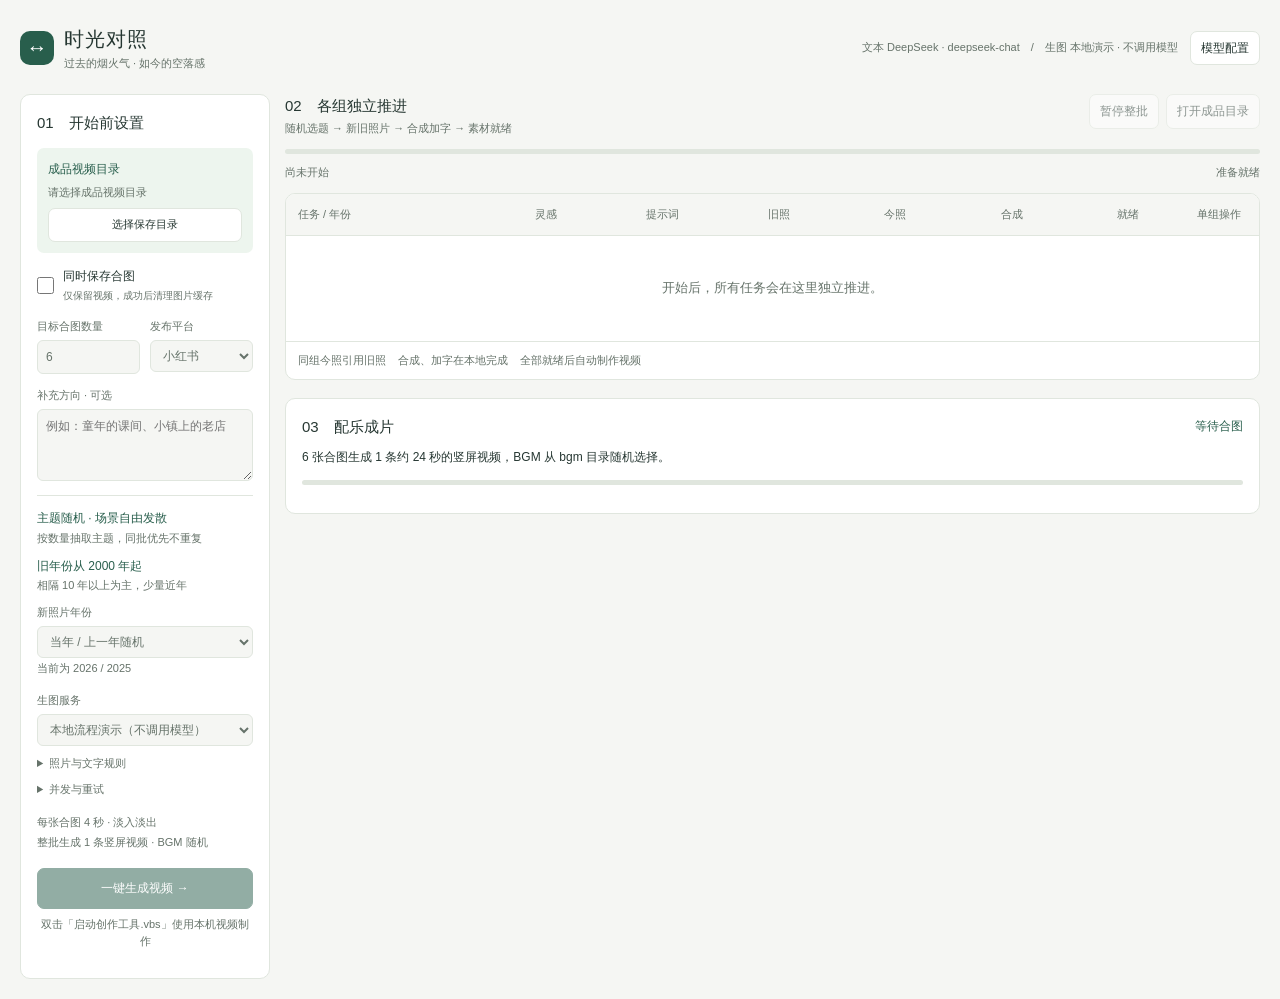
<file: index.html>
<!doctype html>
<html lang="zh-CN">
  <head>
    <meta charset="utf-8">
    <meta name="viewport" content="width=device-width, initial-scale=1">
    <title>时光对照 · 创作工作台</title>
    <style>
    :root{--bg:#f5f6f3;--paper:#fff;--ink:#263732;--sub:#7b8580;--line:#e4e9e4;--green:#285e4c;--pale:#eef5ef;--orange:#be7a32;--red:#b35348}
    *{box-sizing:border-box}body{margin:0;background:var(--bg);color:var(--ink);font:13px/1.5 "Microsoft YaHei","PingFang SC",sans-serif}button,input,select,textarea{font:inherit}button{cursor:pointer;color:inherit}button:disabled{cursor:default;opacity:.45}button:focus-visible,a:focus-visible{outline:3px solid #99c7ae;outline-offset:3px}button{border:1px solid var(--line);background:#fff;border-radius:8px;padding:8px 12px}button:hover:not(:disabled){border-color:#92ac9d}h1,h2,h3,p{margin:0}h1{font-size:20px;letter-spacing:1px}h2{font-size:16px}h3{font-size:13px}small,.muted{color:var(--sub)}small{font-size:11px}input,select,textarea{min-width:0;width:100%;border:1px solid var(--line);border-radius:7px;padding:9px 10px;background:#fafbf9;color:var(--ink);outline:none}input:focus,select:focus,textarea:focus{border-color:var(--green)}textarea{resize:vertical;line-height:1.8}label{display:block;color:#77827b;font-size:11px}label input,label textarea,label select{display:block;margin-top:6px;font-size:12px}.primary{background:var(--green);border-color:var(--green);color:#fff}.primary:hover:not(:disabled){background:#204e3e;border-color:#204e3e}.quiet{border:0;background:transparent;color:var(--green);padding:3px;font-size:11px}.tag{display:inline-flex;align-items:center;border-radius:5px;background:#f0f3ef;color:#748079;padding:3px 6px;font-size:10px}.tag.green{background:#eaf3ec;color:var(--green)}
    .app{max-width:1760px;margin:auto;padding:0 28px;height:100dvh;min-height:690px;display:flex;flex-direction:column}.header{height:81px;flex-shrink:0;display:flex;align-items:center;justify-content:space-between}.brand{display:flex;gap:12px;align-items:center}.logo{width:38px;height:38px;background:var(--green);color:#e4ebce;border-radius:11px;display:grid;place-items:center;font-family:Georgia,serif;font-size:23px}.brand p{font-size:10px;color:var(--sub);letter-spacing:2px;margin-top:2px}.header-right{display:flex;align-items:center;gap:18px}.model-summary{font-size:11px;color:var(--sub)}.model-summary b{color:#53665a;font-weight:500}.demo-bar{display:flex;align-items:center;justify-content:space-between;padding:10px 0 16px;gap:12px}.demo-caption{font-size:11px;color:var(--sub)}.demo-caption b{font-weight:500;color:var(--green);margin-right:8px}.segmented{display:flex;gap:3px;background:#e9ede7;border-radius:7px;padding:3px}.segmented button{font-size:11px;padding:5px 11px;background:transparent;border:0;border-radius:5px;color:#758077}.segmented button.active{background:#fff;color:var(--green);box-shadow:0 1px 3px #26373213}
    .journey{display:grid;grid-template-columns:repeat(4,1fr);padding:19px 22px;background:#fff;border:1px solid var(--line);border-radius:12px;margin-bottom:20px;flex-shrink:0}.journey-step{display:flex;align-items:center;gap:11px;position:relative;min-width:0}.journey-step:not(:last-child):after{content:"";height:1px;background:var(--line);width:20%;margin-left:auto;margin-right:22px}.step-disc{height:31px;width:31px;border:1px solid var(--line);border-radius:50%;display:grid;place-items:center;color:#a0aaa2;font:12px Georgia,serif;flex-shrink:0}.journey-step.done .step-disc{background:var(--pale);border-color:var(--pale);color:var(--green)}.journey-step.running .step-disc{border:2px solid var(--green);color:var(--green);box-shadow:0 0 0 4px #eef5ef}.journey-step.error .step-disc{color:var(--red);border-color:var(--red)}.journey-step h3{font-weight:500}.journey-step small{display:block;font-size:10px;margin-top:3px}.journey-step.running small{color:var(--green)}.journey-step.error small{color:var(--red)}
    .workspace{display:grid;grid-template-columns:.85fr 1fr 1.08fr 1.34fr;gap:14px;min-height:0;flex:1}.stage{background:var(--paper);border:1px solid var(--line);border-radius:12px;display:flex;flex-direction:column;min-width:0;min-height:0;overflow:hidden}.stage.active-stage{border-color:#9eb8a6;box-shadow:0 3px 15px #285e4c07}.stage-head{padding:17px 16px 14px;border-bottom:1px solid #f0f2ed;display:flex;align-items:center;justify-content:space-between;gap:5px}.stage-title{display:flex;gap:8px;align-items:baseline}.stage-num{font:italic 14px Georgia,serif;color:#aab6ab}.stage-title h2{font-size:14px;white-space:nowrap}.stage-head .tag{font-size:9px}.stage-body{padding:16px;flex:1;min-height:0;overflow:auto;scrollbar-width:thin;scrollbar-color:#d5dfd5 transparent}.stage-foot{border-top:1px solid #f0f2ed;padding:12px 16px;flex-shrink:0}.stage-foot button{width:100%;font-size:12px}.foot-note{font-size:10px;color:var(--sub);text-align:center;margin-top:7px}.fields{display:grid;grid-template-columns:1fr 1fr;gap:14px 10px;margin-top:16px}.direction textarea{height:100px;min-height:70px;resize:none}.hint-box{font-size:11px;color:#90988e;border-left:2px solid #dfe7d9;padding-left:10px;margin-top:22px;line-height:1.9}.mini-heading{font-size:10px;letter-spacing:1px;color:var(--sub);display:flex;align-items:center;justify-content:space-between;margin-bottom:11px}.idea-list{display:grid;gap:8px}.idea{width:100%;text-align:left;padding:11px 10px;display:flex;gap:9px;border-color:#e9ede7;border-radius:8px}.idea.selected{background:#f1f6ef;border-color:#8ba88c}.idea-no{color:#9ba799;font:italic 11px Georgia,serif;padding-top:2px}.idea h3{font-size:12px;font-weight:500}.idea p{font-size:10px;color:#8b9288;overflow:hidden;white-space:nowrap;text-overflow:ellipsis;margin-top:4px}.idea-text{min-width:0;flex:1}.idea-check{font-size:12px;color:var(--green)}.suggestion{font-size:10px;color:#8e988e;line-height:1.8;margin-top:15px}.prompt-card{border:1px solid var(--line);padding:12px;border-radius:8px;margin-bottom:11px;text-align:left;width:100%;display:block}.prompt-top{display:flex;align-items:center;justify-content:space-between;gap:5px}.prompt-card p{font-size:11px;color:#7c887c;line-height:1.9;margin:10px 0;display:-webkit-box;-webkit-line-clamp:3;-webkit-box-orient:vertical;overflow:hidden}.prompt-card .expand{font-size:10px;color:#929c92}.prompt-dot{height:6px;width:6px;border-radius:50%;background:#b79770;display:inline-block;margin-right:5px}.prompt-dot.now{background:#75967d}.lock-note{color:#6c8674;font-size:10px;margin:13px 0}.image-options{display:grid;grid-template-columns:1fr 72px;gap:8px;margin-top:16px}.image-options select{font-size:10px;padding:8px 5px}.run-box{background:#f1f5ee;border:1px solid #e1eadd;border-radius:8px;padding:12px;margin-bottom:14px}.run-line{display:flex;align-items:center;gap:8px;font-size:11px}.run-line b{margin-left:auto;font:12px Consolas,monospace;white-space:nowrap}.spinner{display:inline-block;width:16px;height:16px;border:2px solid #d3dfd1;border-top-color:var(--green);border-right-color:var(--green);border-radius:50%;animation:spin 1s linear infinite;flex-shrink:0}.run-box p{font-size:10px;color:#809078;margin-top:8px}.image-pair{display:grid;grid-template-columns:1fr 1fr;gap:9px}.photo{padding:0;border:0;background:transparent;text-align:left;min-width:0}.photo-surface{display:block;aspect-ratio:4/5;background:#f1f2ed;border-radius:7px;position:relative;overflow:hidden}.photo-surface svg{width:100%;height:100%;object-fit:cover;display:block}.photo-label{position:absolute;top:7px;left:7px;border-radius:3px;background:#ffffffd9;padding:2px 5px;font-size:9px;color:#697261}.zoom-mark{position:absolute;right:7px;bottom:7px;background:#ffffffd9;padding:2px 5px;border-radius:4px;font-size:10px}.photo-meta{display:flex;justify-content:space-between;gap:4px;font-size:10px;margin-top:7px;color:#6e7f71}.photo-meta small{font:9px Consolas,monospace}.waiting-photo{height:100%;position:absolute;inset:0;display:flex;flex-direction:column;align-items:center;justify-content:center;color:#8c9b84;gap:10px;background:linear-gradient(110deg,#eef1e9 20%,#f8faf4 40%,#eef1e9 60%);background-size:250% 100%;animation:shimmer 3s infinite}.waiting-photo .spinner{height:23px;width:23px}.waiting-photo span{font-size:10px}.caption-box{margin-top:18px;padding-top:13px;border-top:1px solid var(--line)}.caption-box p{font-size:11px;color:#75816f;line-height:1.9;margin-top:7px}.result-status{display:flex;align-items:center;justify-content:space-between;gap:8px;font-size:11px;margin-bottom:14px;color:var(--green)}.empty{height:100%;min-height:140px;display:flex;align-items:center;justify-content:center;flex-direction:column;text-align:center;gap:12px;color:#a0a99d}.empty .empty-icon{border:1px dashed #d1dbcb;border-radius:12px;width:43px;height:43px;display:grid;place-items:center;font:italic 19px Georgia,serif}.empty p{font-size:11px;line-height:1.9}.error-box{background:#fbf1ef;border-color:#eed8d1}.error-box .run-line{color:var(--red)}.error-box p{color:#a2786a}.error-box button{font-size:10px;padding:5px 8px;margin-top:10px;color:var(--red);border-color:#e7c5ba}.footer{height:46px;flex-shrink:0;display:flex;align-items:center;justify-content:space-between;font-size:10px;color:#8d978b}.footer strong{font-weight:500;color:var(--green);margin-left:5px}.footer .dot{display:inline-block;width:5px;height:5px;border-radius:50%;background:#8fa383;margin-right:6px}.stage-body .loading-placeholder{border-radius:7px;height:65px;margin-bottom:10px;background:linear-gradient(100deg,#edf1e9 20%,#fafbf8 40%,#edf1e9 60%);background-size:250% 100%;animation:shimmer 2s infinite}
    dialog{border:1px solid var(--line);border-radius:14px;padding:0;width:min(760px,calc(100vw - 40px));max-height:90dvh;color:var(--ink);box-shadow:0 20px 90px #24392b30}dialog::backdrop{background:#1c2f2555;backdrop-filter:blur(4px)}.modal-head{padding:19px 24px;display:flex;align-items:center;justify-content:space-between;border-bottom:1px solid var(--line)}.modal-head p{font-size:11px;color:var(--sub);margin-top:4px}.close{padding:2px 8px;border:0;font-size:23px;background:transparent;color:#7b8878}.modal-body{padding:22px 24px}.modal-body textarea{height:160px;margin-bottom:16px;resize:vertical}.modal-body label{margin-bottom:9px}.modal-actions{display:flex;justify-content:flex-end;gap:8px;margin-top:15px}.large-art{max-height:60dvh;aspect-ratio:4/5;margin:auto}.large-art svg{width:100%;height:100%;border-radius:7px}.modal-tabs{display:flex;gap:8px;margin-bottom:16px}.config-grid{display:grid;grid-template-columns:1fr 1fr;gap:22px}.config-grid h3{margin-bottom:18px}.config-note{font-size:11px;color:var(--sub);margin-top:16px}.toast{position:fixed;bottom:28px;left:50%;transform:translateX(-50%);background:#294b3c;color:white;border-radius:8px;padding:10px 20px;font-size:12px;z-index:10;box-shadow:0 5px 20px #294b3c22}.hidden{display:none!important}@keyframes spin{to{transform:rotate(360deg)}}@keyframes shimmer{to{background-position:-150% 0}}
    @media(min-width:1101px) and (max-height:850px){.header{height:66px}.demo-bar{padding:5px 0 12px}.journey{padding:14px 20px;margin-bottom:15px}.stage-head{padding:14px}.stage-body{padding:14px}.stage-foot{padding:10px 14px}.stage-foot button{padding:8px}.foot-note{margin-top:5px;font-size:9px}.idea{padding:8px 9px}.idea h3{font-size:11px}.idea p{font-size:9px;margin-top:2px}.idea-list{gap:6px}.mini-heading{margin-bottom:9px}.suggestion{margin-top:10px;line-height:1.7}.prompt-card{padding:10px;margin-bottom:9px}.prompt-card p{-webkit-line-clamp:2;margin:7px 0;line-height:1.7}.lock-note{margin:6px 0}.image-options{margin-top:6px}.photo-surface{height:167px;aspect-ratio:auto}.run-box{padding:10px;margin-bottom:11px}.caption-box{margin-top:13px;padding-top:11px}.direction textarea{height:90px}.fields{gap:12px 10px;margin-top:14px}.hint-box{margin-top:18px}.footer{height:38px}}
    .idea:disabled,.photo:disabled{opacity:1}.idea:disabled{cursor:default}.stage-foot .primary:disabled{opacity:.65}
    @media(min-width:1550px){.stage-body{padding:20px}.stage-head{padding:20px}.idea{padding:15px 12px}.idea h3{font-size:13px}.idea p{font-size:11px}.prompt-card{padding:16px}.prompt-card p{font-size:12px;-webkit-line-clamp:4}.photo-surface{max-height:290px}.direction textarea{height:130px}}
    @media(max-height:730px) and (min-width:1101px){.app{min-height:640px}.header{height:65px}.journey{padding:13px 18px;margin-bottom:14px}.demo-bar{padding-bottom:12px}.stage-head{padding:12px 14px}.stage-body{padding:12px}.idea{padding:8px}.hint-box{margin-top:13px}.direction textarea{height:76px}.prompt-card{padding:9px}.prompt-card p{-webkit-line-clamp:2}.image-options{margin-top:9px}.caption-box{margin-top:12px}.run-box{padding:9px}.footer{height:35px}}
    @media(max-width:1100px){.app{height:auto;min-height:100dvh;padding:0 18px}.workspace{grid-template-columns:1fr 1fr;align-items:stretch}.stage{min-height:440px}.stage-body{overflow:visible}.journey-step:not(:last-child):after{display:none}.header-right .model-summary{display:none}.photo-surface{max-height:230px}.footer{margin-top:8px}}
    @media(max-width:600px){.app{padding:0 12px}.header{height:76px}.brand p{font-size:9px;letter-spacing:1px}h1{font-size:17px}.header-right button{font-size:11px;padding:7px}.workspace{grid-template-columns:1fr}.journey{padding:14px 9px;gap:5px}.journey-step{gap:5px;align-items:flex-start}.step-disc{width:21px;height:21px;font-size:9px}.journey-step h3{font-size:10px}.journey-step small{font-size:8px}.demo-bar{align-items:flex-start;flex-direction:column}.stage{min-height:0}.stage-body{min-height:200px}.photo-surface{max-height:unset}.footer{font-size:9px;gap:12px}.config-grid{grid-template-columns:1fr}.modal-head,.modal-body{padding:16px}.footer span:last-child{white-space:nowrap}}
    .idea h3{white-space:nowrap;overflow:hidden;text-overflow:ellipsis}.mini-heading{white-space:nowrap;overflow:hidden;text-overflow:ellipsis}
    @media(min-width:1101px) and (max-height:850px){.stage-body{padding:12px}.idea{padding:7px 9px}.prompt-card p{line-height:1.6}.image-options{margin-top:4px}.prompt-card{margin-bottom:7px}}
    @media(min-width:1101px) and (max-height:730px){.header{height:55px}.journey{padding:9px 18px}.idea{padding:6px 8px}.photo-surface{height:140px}.caption-box p{display:-webkit-box;-webkit-line-clamp:2;-webkit-box-orient:vertical;overflow:hidden}.prompt-card{padding:8px}.prompt-card p{margin:5px 0}.run-box p{margin-top:5px}.image-options select{padding:6px 4px}}
    /* 操作区独立于提示词预览，紧凑窗口下也无需滚动查找按钮。 */
    #promptsBody.has-prompts{display:grid;grid-template-rows:repeat(2,minmax(0,160px));gap:10px;overflow:hidden}
    #promptsBody.has-prompts .prompt-card{display:flex;flex-direction:column;min-height:0;margin:0;padding:12px;overflow:hidden}
    #promptsBody .prompt-top,#promptsBody .expand{flex-shrink:0}
    #promptsBody .prompt-card p{flex:0 0 auto;max-height:54px;-webkit-line-clamp:3;margin:8px 0;line-height:18px}
    #promptsBody .expand{align-self:flex-end;color:var(--green);margin-top:auto}
    #promptControls{margin-bottom:12px}
    #promptControls .image-options{margin:0;grid-template-columns:minmax(0,1fr) 64px}
    #promptControls .prompt-actions{display:flex;justify-content:space-between;gap:8px;margin-top:10px}
    #promptControls .prompt-actions button{width:auto;padding:3px 0;font-size:10px;white-space:nowrap}
    #detailSubtitle:empty{display:none}
    @media(min-width:1101px) and (max-height:730px){#promptsBody.has-prompts{gap:8px}#promptsBody.has-prompts .prompt-card{padding:9px}#promptsBody .prompt-card p{-webkit-line-clamp:2;max-height:36px;margin:5px 0}#promptControls{margin-bottom:9px}}
    @media(max-width:1100px){#promptsBody.has-prompts{grid-template-rows:repeat(2,125px)}}
    @media(prefers-reduced-motion:reduce){*,*:before{animation-duration:0.01ms!important;animation-iteration-count:1!important}}
        .config-heading { margin-bottom: 20px; }
      .config-heading p { margin-top: 6px; font-size: 13px; }
      .model-config-grid { display: grid; grid-template-columns: repeat(2, minmax(0, 1fr)); gap: 20px; }
      .model-config-card { min-width: 0; padding: 22px; border: 1px solid var(--line); border-radius: 10px; }
      .model-config-heading { display: flex; align-items: center; gap: 12px; margin-bottom: 24px; }
      .model-config-heading p { color: var(--muted); font-size: 13px; margin-top: 5px; line-height: 1.6; }
      .model-step { display: grid; place-items: center; flex-shrink: 0; width: 38px; height: 38px; border-radius: 10px; background: #edf4f3; color: var(--accent); font-size: 13px; font-weight: 700; }
      .model-config-card label { margin-bottom: 16px; }
      .model-config-card .hint { font-size: 12px; line-height: 1.7; }
      .config-advanced { border-top: 1px solid var(--line); margin-top: 20px; padding-top: 14px; }
      .config-advanced summary { cursor: pointer; color: var(--muted); font-size: 13px; }
      .config-advanced[open] summary { margin-bottom: 16px; }
      .config-advanced label { margin-bottom: 0; }
      .mock-config-note { background: #f7f8f6; padding: 24px; border-radius: 8px; color: var(--muted); font-size: 13px; line-height: 1.8; }
      .mock-config-note strong { display: block; margin-bottom: 8px; color: var(--text); }
      .config-footer { display: flex; align-items: center; justify-content: space-between; gap: 16px; margin-top: 22px; }
      .config-footer .hint { font-size: 12px; line-height: 1.7; }
      .config-actions { display: flex; gap: 10px; flex-shrink: 0; }
      .config-actions .primary { width: auto; min-width: 130px; }
      #keyStatus { font-size: 12px; text-align: right; line-height: 1.6; }
      @media (max-width: 760px) {
        .model-config-grid { grid-template-columns: 1fr; }
        .model-config-card { padding: 18px; }
        .config-footer { flex-direction: column; align-items: stretch; }
        .config-actions { justify-content: flex-end; }
      }


      :root{--muted:var(--sub);--accent:var(--green);--accent-dark:var(--green);--text:var(--ink);--danger:var(--red)}
      .header{flex-shrink:0}.journey{margin-top:6px}figure{margin:0;min-width:0}a{color:var(--green);text-decoration:none}.hint{color:var(--sub)}.field-row{display:grid;grid-template-columns:1fr 1fr;gap:12px}
      .status:empty{display:none}.status{font-size:11px;overflow-wrap:anywhere;color:var(--green);margin-bottom:12px}.status.error{color:var(--red);border:1px solid #ead2cb;background:#fbf2ef;border-radius:8px;padding:9px;max-height:95px;overflow:auto}.status.loading{background:#f0f5ec;border:1px solid #e0e9da;border-radius:8px;padding:11px}.status .run-line span{min-width:0}.status .run-line b{font-variant-numeric:tabular-nums}.stage-body[aria-busy="true"] .idea-list{opacity:.5}
      .idea-list{max-height:none}.idea-card{display:flex;flex-direction:column;gap:3px;text-align:left;padding:9px 10px;border:1px solid var(--line);width:100%;min-width:0}.idea-card.active{background:var(--pale);border-color:#91ae98}.idea-card strong{font-size:12px;font-weight:500;overflow:hidden;white-space:nowrap;text-overflow:ellipsis;max-width:100%}.idea-card p{font-size:10px;color:var(--sub);overflow:hidden;white-space:nowrap;text-overflow:ellipsis;max-width:100%}.idea-card:disabled{opacity:1}.idea-tools{display:flex;justify-content:space-between;gap:10px;margin-top:12px}.title-list{display:grid;gap:10px;margin-top:14px}.title-card{text-align:left;display:grid;gap:6px;padding:14px}.title-card span,.title-card p{font-size:12px;color:var(--sub)}
      .prompt-content{display:flex;flex-direction:column;flex:1;min-height:0}.prompt-content>#promptStatus:not(:empty){margin:10px 12px 0;flex-shrink:0}.prompt-content #promptsBody{flex:1}.prompt-content #promptsBody.has-prompts{grid-template-rows:repeat(2,minmax(0,160px))}.prompt-content #promptsBody .prompt-card p{flex:0 1 auto;min-height:0}.prompt-content #promptsBody .prompt-card{position:relative}.prompt-content[aria-busy="true"] .prompt-card{background:linear-gradient(110deg,#eef3e9 20%,#fafcf7 40%,#eef3e9 60%);background-size:250% 100%;animation:shimmer 3s infinite}
      .photo{width:100%}.photo-surface img{display:none;width:100%;height:100%;object-fit:contain}.photo-surface img[src]{display:block}.photo-placeholder{position:absolute;inset:0;display:flex;align-items:center;justify-content:center;gap:8px;font-size:10px;color:var(--sub)}.photo-surface:has(img[src]) .photo-placeholder{display:none}.photo-surface:not(:has(img[src])) .zoom-mark{display:none}.photo-surface.working{background:linear-gradient(110deg,#edf2e7 20%,#f9fbf4 40%,#edf2e7 60%);background-size:250% 100%;animation:shimmer 3s infinite}figcaption{display:flex;justify-content:space-between;gap:4px;font-size:10px;margin-top:7px;color:var(--sub)}.caption-box p{display:-webkit-box;-webkit-line-clamp:3;-webkit-box-orient:vertical;overflow:hidden;white-space:pre-wrap}.retry-button{font-size:11px;margin-top:12px;color:var(--red);border-color:#e3c7bf}.photo-enlarged{display:block;width:100%;max-height:68dvh;object-fit:contain}.detail-copy{white-space:pre-wrap;line-height:1.9;margin-top:12px}
      #configPanel{width:min(940px,calc(100vw - 32px));margin:auto}#configPanel .config-heading{display:none}.config-footer{gap:12px}.model-config-heading p{display:none}.model-config-heading{margin-bottom:16px}.config-advanced summary{cursor:pointer}.config-actions .primary{padding:10px 16px}#editorText{height:45dvh;min-height:160px}.stage-foot button{min-height:36px}#promptControls .prompt-actions button{min-height:25px}
      @media(min-width:1101px) and (max-height:850px){.idea-card{padding:8px 9px}.idea-card strong{font-size:11px}.idea-card p{font-size:9px}.status{margin-bottom:10px}.photo-surface{height:167px}.prompt-content #promptsBody.has-prompts{gap:9px}}
      @media(min-width:1101px) and (max-height:700px){.prompt-content #promptsBody.has-prompts{gap:6px}.prompt-content #promptsBody .prompt-card{padding:8px}.prompt-content #promptsBody .prompt-card p{-webkit-line-clamp:2;max-height:36px;margin:4px 0}.prompt-content #promptsBody .prompt-top h3{font-size:12px}.prompt-content #promptsBody .expand{font-size:9px}}
      @media(max-width:1100px){.prompt-content{flex:none}.prompt-content #promptsBody.has-prompts{grid-template-rows:repeat(2,130px)}.header{gap:12px}#keyStatus{display:none}.stage{min-height:0}.stage-body{min-height:230px}.prompt-content .stage-body{min-height:0}}

      .export-actions{display:flex;gap:12px;align-items:center;flex-wrap:wrap}.export-actions a{border:1px solid var(--line);border-radius:8px;padding:8px 12px}
    </style>
      <link rel="stylesheet" href="batch-app.css">
  </head>

  <body>

    <main id="batchApp" aria-label="时光对照创作工作台">
      <header class="te-head"><div class="te-brand"><div class="te-logo" aria-hidden="true">↔</div><div><h1>时光对照</h1><small>过去的烟火气 · 如今的空落感</small></div></div><div class="te-models"><small id="keyStatus"></small><button id="toggleConfig" type="button">模型配置</button></div></header>
      <div id="restoreNotice" class="te-resume-note" hidden><span id="restoreText"></span><button id="continueRestored" type="button">继续未完成任务</button></div>
      <div class="te-workspace"><form id="batchForm" class="te-settings"><h2>01　开始前设置</h2>
        <div class="te-folder"><strong>成品视频目录</strong><div id="folderPath" class="te-folder-path">请选择保存目录</div><button id="selectFolder" type="button">选择保存目录</button></div>
        <label class="te-save-option"><input id="saveImages" type="checkbox" data-batch-setting><span>同时保存合图<small id="saveImagesHint">仅保留视频，成功后清理图片缓存</small></span></label>
        <div class="te-row"><label>目标合图数量<input id="count" type="number" min="1" max="12" value="6" data-batch-setting></label><label>发布平台<select id="platform" data-batch-setting><option>小红书</option><option>抖音</option><option>视频号</option><option>公众号</option></select></label></div>
        <label class="te-label-block">补充方向 · 可选<textarea id="brief" rows="3" data-batch-setting placeholder="例如：童年的课间、小镇上的老店"></textarea></label>
        <div class="te-rules"><div class="te-rule"><strong>主题随机 · 场景自由发散</strong><small>按数量抽取主题，同批优先不重复</small></div><div class="te-rule"><strong>旧年份从 2000 年起</strong><small>相隔 10 年以上为主，少量近年</small></div>
        <label>新照片年份<select id="yearMode" data-batch-setting><option value="random">当年 / 上一年随机</option><option value="current">使用当年</option><option value="previous">使用上一年</option></select></label><small id="yearNote"></small>
        <label class="te-label-block">生图服务<select id="providerSelect" data-batch-setting><option value="mock">本地流程演示（不调用模型）</option><option value="beihai">北海 AI</option><option value="openai">OpenAI</option><option value="gemini">Gemini</option></select></label>
        <details class="te-advanced-list"><summary>照片与文字规则</summary><p>手持旧照，彩照为主、少量黑白；泛黄、污渍和褪色符合保存年限。现在图直接拍摄，无手、无相纸。</p><p>旧图在上、新图在下，白字黑边仅标注年份。合成尺寸 1080×1920，主体完整保留。</p></details>
        <details class="te-advanced-list"><summary>并发与重试</summary><div class="te-row"><label>文本并发<input id="textLimit" type="number" min="1" max="12" value="6" data-batch-setting></label><label>生图并发<input id="imageLimit" type="number" min="1" max="6" value="2" data-batch-setting></label></div><p>临时错误自动重试最多 2 次，其余错误可手动处理；其他组正常继续。</p></details></div>
        <div class="te-video-rule">每张合图 4 秒 · 淡入淡出<br>整批生成 1 条竖屏视频 · BGM 随机</div>
        <button id="startBatch" class="te-primary te-start" type="submit" disabled>一键生成视频 →</button><div class="te-setting-foot" id="startHint">全部合图完成后，自动配乐并保存视频</div><div class="te-output-tools"><button id="newBatch" class="te-quiet" type="button" hidden>结束本批并新建</button></div>
      </form><section class="te-main" aria-label="批量任务进度"><div class="te-batch-head"><div><h2>02　各组独立推进</h2><small>随机选题 → 新旧照片 → 合成加字 → 素材就绪</small></div><div class="te-batch-actions"><button id="pauseBatch" type="button" disabled>暂停整批</button><button id="openFolder" type="button" disabled>打开成品目录</button></div></div>
      <div class="te-progress" id="batchProgress" role="progressbar" aria-label="已就绪合图" aria-valuemin="0" aria-valuemax="6" aria-valuenow="0"><div></div></div><div class="te-summary" aria-live="polite"><span id="batchCounts">尚未开始</span><span id="batchStatus">准备就绪</span></div>
      <div class="te-board"><div class="te-columns" aria-hidden="true"><span>任务 / 年份</span><span>灵感</span><span>提示词</span><span>旧照</span><span>今照</span><span>合成</span><span>就绪</span><span>单组操作</span></div><div id="batchJobs"><div style="padding:42px 20px;text-align:center;color:var(--te-sub)">开始后，所有任务会在这里独立推进。</div></div><div class="te-board-footer"><span>同组今照引用旧照</span><span>合成、加字在本地完成</span><span>全部就绪后自动制作视频</span></div></div>
      <section id="videoPanel" class="te-video-panel" aria-label="成品视频进度"><div class="te-video-heading"><h2>03　配乐成片</h2><span id="videoStatus" role="status">等待合图</span></div><p id="videoInfo">合图按组编号播放，每张 4 秒，自动从 bgm 目录随机选曲。</p><div id="videoProgress" class="te-progress" role="progressbar" aria-label="视频制作进度" aria-valuemin="0" aria-valuemax="100" aria-valuenow="0"><div></div></div><p id="videoFile" class="te-video-file" hidden></p><p id="videoError" class="te-error-detail" role="status" hidden></p><div class="te-output-tools"><button id="retryVideo" type="button" hidden>重试视频制作</button><button id="refreshVideo" type="button" hidden>重新检查视频状态</button><button id="cancelVideo" type="button" hidden>停止视频制作</button><button id="videoOpenFolder" type="button" hidden>打开成品目录</button></div></section>
      <div id="batchNotice" class="te-notice" role="status" aria-live="polite"></div><section id="jobDetail" class="te-detail" hidden aria-label="任务详情"></section></section></div>
    </main>
          <dialog id="configPanel"><header class="modal-head"><h2>模型配置</h2><button type="button" class="close" aria-label="关闭">×</button></header><div class="modal-body">

        <div class="model-config-grid">
          <section class="model-config-card" aria-labelledby="textConfigTitle">
            <div class="model-config-heading">
              <span class="model-step">01</span>
              <div><h3 id="textConfigTitle">文本模型</h3><p>生成选题、标题、提示词和配文</p></div>
            </div>
            <label>选择服务
              <select id="textProvider">
                <option value="deepseek">DeepSeek</option>
                <option value="beihai">北海 AI</option>
                <option value="openai">OpenAI</option>
                <option value="gemini">Gemini</option>
              </select>
            </label>
            <div data-text-provider="deepseek">
              <label>API Key<input id="deepseekKey" type="password" autocomplete="off" placeholder="sk-..."></label>
              <label>模型名称
                <select id="deepseekModel" data-model-select>
                  <option value="deepseek-chat">deepseek-chat（原有配置）</option>
                  <option value="deepseek-flash">DeepSeek Flash</option>
                  <option value="deepseek-v4-pro">DeepSeek V4 Pro</option>
                </select>
              </label>
              <details class="config-advanced">
                <summary>高级设置</summary>
                <label>接口地址（Base URL）<input id="deepseekBaseUrl" type="url" value="https://api.deepseek.com"></label>
              </details>
            </div>
            <div data-text-provider="beihai" class="hidden">
              <label>API Key<input id="beihaiKey" type="password" autocomplete="off" placeholder="填写 CC Switch 中北海 AI 的 Key"></label>
              <label>模型名称
                <select id="beihaiModel" data-model-select>
                  <option value="gpt-5.5">gpt-5.5</option>
                  <option value="gpt-5.6-luna">gpt-5.6-luna</option>
                  <option value="gpt-5.6-sol">gpt-5.6-sol</option>
                  <option value="gpt-5.6-terra">gpt-5.6-terra</option>
                  <option value="gpt-6-astra">gpt-6-astra</option>
                </select>
              </label>
              <p class="hint">已按 CC Switch 的北海配置预设地址与模型。</p>
              <details class="config-advanced">
                <summary>高级设置 · 接口与推理强度</summary>
                <label>接口地址（Base URL）<input id="beihaiBaseUrl" type="url" value="https://api.bhbtc.xyz/v1"></label>
                <div class="field-row" style="margin-top: 16px">
                  <label>接口协议<select id="beihaiApi"><option value="responses">Responses</option></select></label>
                  <label>推理强度<select id="beihaiReasoningEffort"><option value="high">高（high）</option><option value="medium">中（medium）</option><option value="low">低（low）</option></select></label>
                </div>
              </details>
            </div>
            <div data-text-provider="openai" class="hidden">
              <label>API Key<input id="openaiTextKey" type="password" autocomplete="off" placeholder="留空则使用生图的 OpenAI Key"></label>
              <label>模型名称
                <select id="openaiTextModel" data-model-select>
                  <option value="gpt-4.1-mini">GPT-4.1 mini</option>
                  <option value="gpt-4.1">GPT-4.1</option>
                </select>
              </label>
              <p class="hint">文本与生图可使用同一个 OpenAI Key。</p>
            </div>
            <div data-text-provider="gemini" class="hidden">
              <label>API Key<input id="geminiTextKey" type="password" autocomplete="off" placeholder="留空则使用生图的 Gemini Key"></label>
              <label>模型名称
                <select id="geminiTextModel" data-model-select>
                  <option value="gemini-2.5-flash">Gemini 2.5 Flash</option>
                  <option value="gemini-2.5-flash-lite">Gemini 2.5 Flash-Lite</option>
                  <option value="gemini-2.5-pro">Gemini 2.5 Pro</option>
                </select>
              </label>
              <p class="hint">文本与生图可使用同一个 Gemini Key。</p>
            </div>
          </section>
          <section class="model-config-card" aria-labelledby="imageConfigTitle">
            <div class="model-config-heading">
              <span class="model-step">02</span>
              <div><h3 id="imageConfigTitle">生图模型</h3><p>生成旧照片与现在的同地点照片</p></div>
            </div>
            <label>选择服务
              <select id="defaultProvider">
                  <option value="mock">本地流程演示</option>
                <option value="beihai">北海 AI · GPT Image 2</option>
                <option value="openai">OpenAI</option>
                <option value="gemini">Gemini</option>
              </select>
            </label>
            <div data-image-provider="mock" class="mock-config-note">
              <strong>本地流程演示</strong>
              <p>使用带演示标识的图形验证批量流程，并制作真实 MP4，不调用模型。生成真实照片请选择北海 AI、OpenAI 或 Gemini。</p>
            </div>
            <div data-image-provider="beihai" class="hidden">
              <label>API Key<input id="beihaiImageKey" type="password" autocomplete="off" placeholder="留空则使用文本模型的北海 Key"></label>
              <label>模型名称
                <select id="beihaiImageModel" data-model-select>
                  <option value="gpt-image-2">GPT Image 2</option>
                </select>
              </label>
              <p class="hint">与北海文本模型共用 Key，也可以单独填写生图 Key。</p>
              <details class="config-advanced">
                <summary>高级设置 · 接口、尺寸与质量</summary>
                <label>接口地址（Base URL）<input id="beihaiImageBaseUrl" type="url" value="https://api.bhbtc.xyz/v1"></label>
                <div class="field-row" style="margin-top: 16px">
                  <label>图片尺寸<select id="beihaiImageSize"><option>1024x1024</option><option>1024x1536</option><option>1536x1024</option></select></label>
                  <label>图片质量<select id="beihaiImageQuality"><option value="medium">标准</option><option value="low">低</option><option value="high">高</option></select></label>
                </div>
              </details>
            </div>
            <div data-image-provider="openai" class="hidden">
              <label>API Key<input id="openaiKey" type="password" autocomplete="off" placeholder="sk-..."></label>
              <label>模型名称
                <select id="openaiModel" data-model-select>
                  <option value="gpt-image-2">GPT Image 2</option>
                  <option value="gpt-image-1.5">GPT Image 1.5</option>
                </select>
              </label>
              <details class="config-advanced">
                <summary>高级设置 · 尺寸与质量</summary>
                <div class="field-row">
                  <label>图片尺寸<select id="openaiSize"><option>1024x1024</option><option>1024x1536</option><option>1536x1024</option></select></label>
                  <label>图片质量<select id="openaiQuality"><option value="medium">标准</option><option value="low">低</option><option value="high">高</option></select></label>
                </div>
              </details>
            </div>
            <div data-image-provider="gemini" class="hidden">
              <label>API Key<input id="geminiKey" type="password" autocomplete="off" placeholder="AIza..."></label>
              <label>模型名称
                <select id="geminiModel" data-model-select>
                  <option value="gemini-2.5-flash-image">Nano Banana · Gemini 2.5 Flash Image</option>
                  <option value="gemini-3.1-flash-image">Nano Banana 2 · Gemini 3.1 Flash Image</option>
                  <option value="gemini-3-pro-image">Nano Banana Pro · Gemini 3 Pro Image</option>
                </select>
              </label>
              <details class="config-advanced">
                <summary>高级设置 · 图片比例</summary>
                <label>图片比例<select id="geminiAspectRatio"><option>1:1</option><option>4:5</option><option>9:16</option><option>16:9</option></select></label>
              </details>
            </div>
          </section>
        </div>
        <p id="configBatchNote"></p><div class="config-footer">
          <p class="hint">Key 仅保存在当前浏览器，请在自己的设备上使用。</p>
          <div class="config-actions">
            <button id="clearConfig" class="ghost" type="button">清空本地配置</button>
            <button id="saveConfig" class="primary" type="button">保存配置</button>
          </div>
        </div>
        <div id="configStatus" class="status" role="status" aria-live="polite"></div>
      </div></dialog>

    <dialog id="pictureDialog"><header class="modal-head"><h2 id="pictureTitle">图片预览</h2><button class="close" type="button" aria-label="关闭">×</button></header><div class="modal-body"><img id="pictureFull" class="photo-enlarged" alt="完整图片"></div></dialog>
    <dialog id="helpDialog"><header class="modal-head"><h2>本机创作服务</h2><button class="close" type="button" aria-label="关闭">×</button></header><div class="modal-body"><p id="appHelp">双击项目目录中的「启动创作工具.vbs」，连接本机服务后选择成品目录。视频在本机由 FFmpeg 制作，背景音乐从项目 bgm 目录随机选取。更新本机服务代码后，需要重启服务。</p></div></dialog>
    <dialog id="titlesDialog"><header class="modal-head"><h2>短视频标题</h2><button class="close" type="button" aria-label="关闭">×</button></header><div class="modal-body"><div id="titleStatus" role="status"></div><div id="titles"></div></div></dialog>
    <div id="toast" class="toast hidden" role="status"></div>
    <script>
      const $ = (selector) => document.querySelector(selector);
      const storageKey = "timeEchoSingleFileConfig";
      const state = {config:{}};
      const defaults = {
        textProvider: "deepseek",
        beihaiKey: "",
        beihaiModel: "gpt-5.5",
        beihaiBaseUrl: "https://api.bhbtc.xyz/v1",
        beihaiApi: "responses",
        beihaiReasoningEffort: "high",
        beihaiImageKey: "",
        beihaiImageModel: "gpt-image-2",
        beihaiImageBaseUrl: "https://api.bhbtc.xyz/v1",
        beihaiImageSize: "1024x1024",
        beihaiImageQuality: "medium",
        openaiTextKey: "",
        openaiTextModel: "gpt-4.1-mini",
        geminiTextKey: "",
        geminiTextModel: "gemini-2.5-flash",
        deepseekKey: "",
        deepseekBaseUrl: "https://api.deepseek.com",
        deepseekModel: "deepseek-chat",
        openaiKey: "",
        openaiModel: "gpt-image-2",
        openaiSize: "1024x1024",
        openaiQuality: "medium",
        geminiKey: "",
        geminiModel: "gemini-2.5-flash-image",
        geminiAspectRatio: "1:1",
        defaultProvider: "mock"
      };

      function loadConfig() {
        try {
          state.config = { ...defaults, ...JSON.parse(localStorage.getItem(storageKey) || "{}") };
        } catch {
          state.config = { ...defaults };
        }
        for (const [key, value] of Object.entries(state.config)) {
          const input = $("#" + key);
          if (input?.matches("select[data-model-select]")) {
            input.querySelectorAll("[data-saved-model]").forEach((option) => option.remove());
            // 保留用户原先填写的模型，避免下拉预设不包含该名称时丢失配置。
            if (value && !Array.from(input.options).some((option) => option.value === value)) {
              const option = new Option(`${value}（已保存）`, value);
              option.dataset.savedModel = "true";
              input.add(option);
            }
          }
          if (input) input.value = value || defaults[key];
        }
        $("#providerSelect").value = state.config.defaultProvider || "mock";
        updateConfigPanels();
        updateKeyStatus();
      }

      function saveConfig() {
        const next = {};
        for (const key of Object.keys(defaults)) {
          const input = $("#" + key);
          next[key] = input ? input.value.trim() : defaults[key];
        }
        state.config = next;
        localStorage.setItem(storageKey, JSON.stringify(next));
        $("#providerSelect").value = next.defaultProvider;
        showStatus("#configStatus", "配置已保存到当前浏览器。");
        updateConfigPanels();
        updateKeyStatus();
      }

      function clearConfig() {
        localStorage.removeItem(storageKey);
        state.config = { ...defaults };
        loadConfig();
        showStatus("#configStatus", "本地配置已清空。");
      }

      function updateConfigPanels() {
        document.querySelectorAll("[data-text-provider]").forEach((panel) => {
          panel.classList.toggle("hidden", panel.dataset.textProvider !== $("#textProvider").value);
        });
        document.querySelectorAll("[data-image-provider]").forEach((panel) => {
          panel.classList.toggle("hidden", panel.dataset.imageProvider !== $("#defaultProvider").value);
        });
      }

      function getTextModelConfig(settings = state.config) {
        const config = settings;
        switch (config.textProvider) {
          case "beihai":
            return { provider: "beihai", name: "北海 AI", key: config.beihaiKey, model: config.beihaiModel || defaults.beihaiModel, baseUrl: config.beihaiBaseUrl || defaults.beihaiBaseUrl, api: "responses", reasoningEffort: config.beihaiReasoningEffort || defaults.beihaiReasoningEffort };
          case "openai":
            return { provider: "openai", name: "OpenAI", key: config.openaiTextKey || config.openaiKey, model: config.openaiTextModel || defaults.openaiTextModel, baseUrl: "https://api.openai.com/v1" };
          case "gemini":
            return { provider: "gemini", name: "Gemini", key: config.geminiTextKey || config.geminiKey, model: config.geminiTextModel || defaults.geminiTextModel };
          default:
            return { provider: "deepseek", name: "DeepSeek", key: config.deepseekKey, model: config.deepseekModel || defaults.deepseekModel, baseUrl: config.deepseekBaseUrl || defaults.deepseekBaseUrl };
        }
      }

      function updateKeyStatus() {
        const text = getTextModelConfig();
        const provider = $("#providerSelect").value;
        const model = provider === "mock" ? "不调用模型" : provider === "gemini" ? state.config.geminiModel : getOpenAIImageConfig(provider).model;
        $("#keyStatus").textContent = `文本 ${text.name} · ${text.model}　/　生图 ${providerName(provider)} · ${model}`;
        $("#keyStatus").title = text.key ? "文本 Key 已配置" : "文本 Key 未配置";
      }

      function showStatus(selector, message, isError = false) {
        const node = $(selector);
        node.textContent = message || "";
        node.classList.toggle("error", Boolean(isError));
      }

      async function copyText(text) {
        if (navigator.clipboard?.writeText) {
          try {
            await navigator.clipboard.writeText(text);
            return;
          } catch {
            // 剪贴板权限失败时继续使用 textarea 兜底。
          }
        }
        const textarea = document.createElement("textarea");
        textarea.value = text;
        textarea.setAttribute("readonly", "");
        textarea.style.position = "fixed";
        textarea.style.left = "-9999px";
        document.body.append(textarea);
        textarea.select();
        const copied = document.execCommand("copy");
        textarea.remove();
        if (!copied) throw new Error("复制失败，请检查浏览器剪贴板权限");
      }

      function apiError(data, response) {
        const detail = data?.error;
        const message = (typeof detail === "string" ? detail : detail?.message) || data?.message || detail?.code || detail?.type || `HTTP ${response?.status || "未知"}`;
        const error = new Error(message);
        error.status = response?.status;
        error.code = detail?.code || detail?.type;
        error.requestId = response?.headers.get("x-request-id") || response?.headers.get("request-id") || data?.request_id || detail?.request_id;
        return error;
      }

      async function fetchJson(url, options) {
        const response = await fetch(url, options);
        const text = await response.text();
        let data = {};
        try {
          data = text ? JSON.parse(text) : {};
        } catch {
          data = { raw: text };
        }
        if (!response.ok || data.error) throw apiError(data, response);
        return data;
      }

      async function callTextModel(messages, temperature = 0.85, settings = state.config) {
        const config = getTextModelConfig(settings);
        if (!config.key) throw new Error(`请先在模型配置中填写 ${config.name} 文本模型的 API Key 并保存。`);
        const signal = AbortSignal.timeout(180000);
        let text;
        if (config.api === "responses") {
          const baseUrl = config.baseUrl.trim().replace(/\/+$/, "").replace(/\/responses$/, "");
          const data = await fetchJson(`${baseUrl}/responses`, {
            method: "POST",
            signal,
            headers: { "content-type": "application/json", authorization: `Bearer ${config.key}` },
            // 北海使用 Responses；推理模型不沿用 Chat Completions 的 temperature 参数。
            body: JSON.stringify({
              model: config.model,
              instructions: messages.filter((message) => message.role === "system").map((message) => message.content).join("\n\n"),
              input: messages.filter((message) => message.role !== "system").map((message) => ({ role: message.role, content: message.content })),
              reasoning: { effort: config.reasoningEffort },
              store: false
            })
          });
          if (data.error || data.status === "failed") throw new Error(data.error?.message || "北海 AI 请求失败，请重试。");
          if (data.status === "incomplete") throw new Error("北海 AI 返回内容不完整，请重试或调整模型设置。");
          // output 中可能先出现推理信息，只拼接最终消息里的文本。
          const parts = (data.output || []).filter((item) => item.type === "message").flatMap((item) => item.content || []);
          const refusal = parts.find((part) => part.type === "refusal");
          if (refusal) throw new Error(refusal.refusal || "北海 AI 未能完成这次请求，请调整内容后重试。");
          text = parts.filter((part) => part.type === "output_text").map((part) => part.text || "").join("") || data.output_text || "";
        } else if (config.provider === "gemini") {
          const data = await fetchJson(`https://generativelanguage.googleapis.com/v1beta/models/${encodeURIComponent(config.model)}:generateContent`, {
            method: "POST",
            signal,
            headers: { "content-type": "application/json", "x-goog-api-key": config.key },
            body: JSON.stringify({
              systemInstruction: { parts: messages.filter((message) => message.role === "system").map((message) => ({ text: message.content })) },
              contents: messages.filter((message) => message.role !== "system").map((message) => ({
                role: message.role === "assistant" ? "model" : "user",
                parts: [{ text: message.content }]
              })),
              generationConfig: { temperature, responseMimeType: "application/json" }
            })
          });
          text = (data.candidates?.[0]?.content?.parts || []).filter((part) => !part.thought).map((part) => part.text || "").join("");
        } else {
          const data = await fetchJson(`${config.baseUrl.replace(/\/$/, "")}/chat/completions`, {
            method: "POST",
            signal,
            headers: { "content-type": "application/json", authorization: `Bearer ${config.key}` },
            body: JSON.stringify({ model: config.model, messages, temperature })
          });
          text = data.choices?.[0]?.message?.content || "";
        }
        if (!text.trim()) throw new Error(`${config.name} 没有返回文本内容，请检查模型名称或重试。`);
        return text;
      }

      function extractJson(text) {
        const cleaned = String(text || "").replace(/^```(?:json)?/i, "").replace(/```$/i, "").trim();
        try {
          return JSON.parse(cleaned);
        } catch {
          const match = cleaned.match(/\{[\s\S]*\}/);
          if (match) return JSON.parse(match[0]);
          throw new Error("模型没有返回可解析的 JSON");
        }
      }

      function formatTime(ms) {
        const seconds = Math.floor(ms / 1000);
        return `${String(Math.floor(seconds / 60)).padStart(2, "0")}:${String(seconds % 60).padStart(2, "0")}`;
      }

      function notify(message) {
        clearTimeout(state.toastTimer);
        $("#toast").textContent = message;
        $("#toast").classList.remove("hidden");
        state.toastTimer = setTimeout(() => $("#toast").classList.add("hidden"), 3000);
      }

      function getOpenAIImageConfig(provider = "openai", settings = state.config) {
        const config = settings;
        if (provider === "beihai") {
          return { provider, name: "北海 AI", key: config.beihaiImageKey || config.beihaiKey, model: config.beihaiImageModel || defaults.beihaiImageModel, baseUrl: (config.beihaiImageBaseUrl || defaults.beihaiImageBaseUrl).trim().replace(/\/+$/, ""), size: config.beihaiImageSize || defaults.beihaiImageSize, quality: config.beihaiImageQuality || defaults.beihaiImageQuality };
        }
        return { provider, name: "OpenAI", key: config.openaiKey, model: config.openaiModel || defaults.openaiModel, baseUrl: "https://api.openai.com/v1", size: config.openaiSize || defaults.openaiSize, quality: config.openaiQuality || defaults.openaiQuality };
      }

      async function imageFromOpenAI(prompt, config = getOpenAIImageConfig()) {
        if (!config.key) throw new Error(`${config.name} 生图 API Key 未配置，请填写并保存配置。`);
        const data = await fetchJson(`${config.baseUrl}/images/generations`, {
          method: "POST",
            signal: AbortSignal.timeout(300000),
          headers: {
            "content-type": "application/json",
            authorization: `Bearer ${config.key}`
          },
          body: JSON.stringify({
            model: config.model,
            prompt,
            size: config.size,
            quality: config.quality,
            n: 1
          })
        });
        const item = data.data?.[0] || {};
        if (item.b64_json) return `data:image/png;base64,${item.b64_json}`;
        if (item.url) return item.url;
        throw new Error(`${config.name} 没有返回图片数据`);
      }

      async function imageEditFromOpenAI(prompt, referenceDataUrl, config = getOpenAIImageConfig()) {
        if (!config.key) throw new Error(`${config.name} 生图 API Key 未配置，请填写并保存配置。`);
        let data;
        if (config.provider === "beihai" && /^https?:\/\//i.test(referenceDataUrl || "")) {
          // 北海图床未开放 CORS；由生图服务读取原图，避免浏览器下载后再上传。
          data = await fetchJson(`${config.baseUrl}/images/edits`, {
            method: "POST",
            signal: AbortSignal.timeout(300000),
            headers: { "content-type": "application/json", authorization: `Bearer ${config.key}` },
            body: JSON.stringify({
              model: config.model,
              prompt,
              size: config.size,
              quality: config.quality,
              n: 1,
              images: [{ image_url: referenceDataUrl }]
            })
          });
        } else {
          if (!referenceDataUrl?.startsWith("data:")) {
            if (config.provider === "beihai") throw new Error("参考图地址无效，未提交第二张生成请求。");
            throw new Error("参考图未缓存，不能生成未引用旧照的现在图。");
          }
          const reference = dataUrlToBlob(referenceDataUrl);
          const form = new FormData();
          form.append("model", config.model);
          form.append("prompt", prompt);
          form.append("size", config.size);
          form.append("quality", config.quality);
          form.append("n", "1");
          form.append("image", reference, "reference.png");

          data = await fetchJson(`${config.baseUrl}/images/edits`, {
            method: "POST",
            signal: AbortSignal.timeout(300000),
            headers: { authorization: `Bearer ${config.key}` },
            body: form
          });
        }
        const item = data.data?.[0] || {};
        if (item.b64_json) return `data:image/png;base64,${item.b64_json}`;
        if (item.url) return item.url;
        throw new Error(`${config.name} 没有返回图片数据`);
      }

      async function imageFromGemini(prompt, referenceDataUrl, settings = state.config, requireReference = false) {
        if (!settings.geminiKey) throw new Error("Gemini API Key 未配置");
        const reference = typeof referenceDataUrl === 'string' ? parseDataUrl(referenceDataUrl) : null;
        if ((requireReference || referenceDataUrl !== undefined) && !reference?.mimeType.startsWith('image/')) throw new Error("参考旧照未缓存，不能生成未引用旧照的现在图。");
        const parts = [{ text: prompt }];
        if (reference) {
          parts.push({
              inlineData: {
                mimeType: reference.mimeType,
                data: reference.base64
              }
          });
        }
        const model = settings.geminiModel || "gemini-2.5-flash-image";
        const data = await fetchJson(`https://generativelanguage.googleapis.com/v1beta/models/${encodeURIComponent(model)}:generateContent`, {
          method: "POST",
            signal: AbortSignal.timeout(300000),
          headers: { "content-type": "application/json", "x-goog-api-key": settings.geminiKey },
          body: JSON.stringify({
            contents: [{ parts }],
            generationConfig: {
              responseModalities: ["TEXT", "IMAGE"],
              imageConfig: { aspectRatio: settings.geminiAspectRatio || "1:1" }
            }
          })
        });
        const partsOut = data.candidates?.[0]?.content?.parts || [];
        const imagePart = partsOut.find((part) => part.inlineData?.data || part.inline_data?.data);
        const inline = imagePart?.inlineData || imagePart?.inline_data;
        if (!inline?.data) throw new Error("Gemini 没有返回图片数据");
        return `data:${inline.mimeType || inline.mime_type || "image/png"};base64,${inline.data}`;
      }

      function parseDataUrl(dataUrl) {
        const match = dataUrl.match(/^data:(.+?);base64,(.+)$/);
        return match ? { mimeType: match[1], base64: match[2] } : null;
      }

      function dataUrlToBlob(dataUrl) {
        const parsed = parseDataUrl(dataUrl);
        if (!parsed) throw new Error("参考图不是可用的 data URL");
        const binary = atob(parsed.base64);
        const bytes = new Uint8Array(binary.length);
        for (let i = 0; i < binary.length; i += 1) bytes[i] = binary.charCodeAt(i);
        return new Blob([bytes], { type: parsed.mimeType });
      }

      function providerName(provider) {
        return { beihai: "北海 AI", openai: "OpenAI", gemini: "Gemini", mock: "本地演示" }[provider] || provider;
      }

      function friendlyError(error) {
        const message = error?.message || "请求失败";
        const suffix = [error?.status ? `HTTP ${error.status}` : "", error?.requestId ? `请求编号 ${error.requestId}` : ""].filter(Boolean).join(" · ");
        const detail = suffix ? `（${suffix}）` : "";
        if (error?.name === "TimeoutError" || error?.name === "AbortError") return "本次请求超时。已完成步骤会保留，可以重试当前步骤。";
        if (error?.status === 401 || error?.status === 403) return `接口拒绝访问，请检查 Key 和模型权限。${detail}`;
        if (error?.status === 429) return `接口请求过于频繁或额度受限，请稍后重试并检查额度。${detail}`;
        if (message === "openai_error" || error?.code === "openai_error" || error?.status >= 500) {
          return `模型服务上游返回错误，可能是服务繁忙或请求超时。请稍后重试，或切换其他文本模型。${detail}${message === "openai_error" ? "" : ` ${message}`}`;
        }
        if (message.includes("Failed to fetch")) {
          return "请求被浏览器拦截或网络不可达。单文件直连 API 时常见原因是 CORS、代理或网络限制。";
        }
        return message;
      }

      function escapeHtml(value = "") {
        return String(value).replace(/[<>&"']/g, (char) => ({
          "<": "&lt;",
          ">": "&gt;",
          "&": "&amp;",
          '"': "&quot;",
          "'": "&#39;"
        }[char]));
      }

      function escapeXml(value = "") {
        return escapeHtml(value);
      }

      window.TimeEchoModels = {getConfig:()=>({...state.config}), defaults, loadConfig, saveConfig, clearConfig, getTextModelConfig, getOpenAIImageConfig, callTextModel, imageFromOpenAI, imageEditFromOpenAI, imageFromGemini, extractJson, dataUrlToBlob, copyText, friendlyError, escapeHtml, formatTime, notify, updateKeyStatus};
      $("#textProvider").addEventListener("change",updateConfigPanels);
      $("#defaultProvider").addEventListener("change",updateConfigPanels);
      $("#saveConfig").addEventListener("click",()=>{saveConfig();$("#configPanel").close();document.dispatchEvent(new Event("timeecho-config"));notify("模型配置已保存");});
      $("#clearConfig").addEventListener("click",()=>{clearConfig();document.dispatchEvent(new Event("timeecho-config"));});
      document.querySelectorAll("dialog").forEach(dialog=>{dialog.querySelector(".close")?.addEventListener("click",()=>dialog.close());dialog.addEventListener("click",event=>{if(event.target!==dialog)return;const r=dialog.getBoundingClientRect();if(event.clientX<r.left||event.clientX>r.right||event.clientY<r.top||event.clientY>r.bottom)dialog.close();});});
      loadConfig();
    </script>
    <script src="batch-core.js"></script>
    <script src="batch-prompts.js"></script>
    <script src="batch-video.js"></script>
    <script src="batch-app.js"></script>
  </body>
</html>
</file>
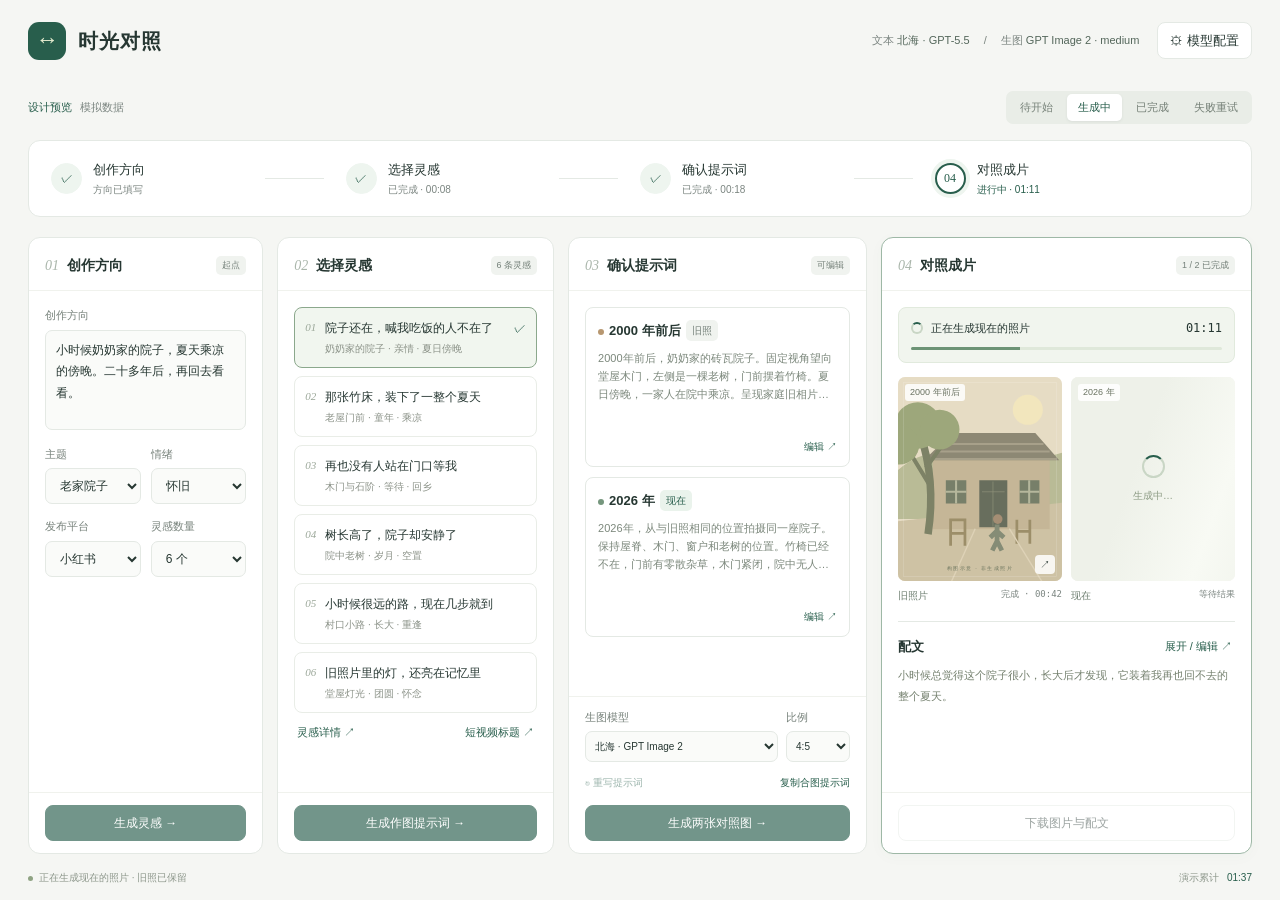
<file: ui-flow-preview.html>
<!doctype html>
<html lang="zh-CN">
<head>
  <meta charset="utf-8">
  <meta name="viewport" content="width=device-width, initial-scale=1">
  <title>时光对照 · 流程 UI 设计稿</title>
  <style>
    :root{--bg:#f5f6f3;--paper:#fff;--ink:#263732;--sub:#7b8580;--line:#e4e9e4;--green:#285e4c;--pale:#eef5ef;--orange:#be7a32;--red:#b35348}
    *{box-sizing:border-box}body{margin:0;background:var(--bg);color:var(--ink);font:13px/1.5 "Microsoft YaHei","PingFang SC",sans-serif}button,input,select,textarea{font:inherit}button{cursor:pointer;color:inherit}button:disabled{cursor:default;opacity:.45}button:focus-visible,a:focus-visible{outline:3px solid #99c7ae;outline-offset:3px}button{border:1px solid var(--line);background:#fff;border-radius:8px;padding:8px 12px}button:hover:not(:disabled){border-color:#92ac9d}h1,h2,h3,p{margin:0}h1{font-size:20px;letter-spacing:1px}h2{font-size:16px}h3{font-size:13px}small,.muted{color:var(--sub)}small{font-size:11px}input,select,textarea{min-width:0;width:100%;border:1px solid var(--line);border-radius:7px;padding:9px 10px;background:#fafbf9;color:var(--ink);outline:none}input:focus,select:focus,textarea:focus{border-color:var(--green)}textarea{resize:vertical;line-height:1.8}label{display:block;color:#77827b;font-size:11px}label input,label textarea,label select{display:block;margin-top:6px;font-size:12px}.primary{background:var(--green);border-color:var(--green);color:#fff}.primary:hover:not(:disabled){background:#204e3e;border-color:#204e3e}.quiet{border:0;background:transparent;color:var(--green);padding:3px;font-size:11px}.tag{display:inline-flex;align-items:center;border-radius:5px;background:#f0f3ef;color:#748079;padding:3px 6px;font-size:10px}.tag.green{background:#eaf3ec;color:var(--green)}
    .app{max-width:1760px;margin:auto;padding:0 28px;height:100dvh;min-height:690px;display:flex;flex-direction:column}.header{height:81px;flex-shrink:0;display:flex;align-items:center;justify-content:space-between}.brand{display:flex;gap:12px;align-items:center}.logo{width:38px;height:38px;background:var(--green);color:#e4ebce;border-radius:11px;display:grid;place-items:center;font-family:Georgia,serif;font-size:23px}.brand p{font-size:10px;color:var(--sub);letter-spacing:2px;margin-top:2px}.header-right{display:flex;align-items:center;gap:18px}.model-summary{font-size:11px;color:var(--sub)}.model-summary b{color:#53665a;font-weight:500}.demo-bar{display:flex;align-items:center;justify-content:space-between;padding:10px 0 16px;gap:12px}.demo-caption{font-size:11px;color:var(--sub)}.demo-caption b{font-weight:500;color:var(--green);margin-right:8px}.segmented{display:flex;gap:3px;background:#e9ede7;border-radius:7px;padding:3px}.segmented button{font-size:11px;padding:5px 11px;background:transparent;border:0;border-radius:5px;color:#758077}.segmented button.active{background:#fff;color:var(--green);box-shadow:0 1px 3px #26373213}
    .journey{display:grid;grid-template-columns:repeat(4,1fr);padding:19px 22px;background:#fff;border:1px solid var(--line);border-radius:12px;margin-bottom:20px;flex-shrink:0}.journey-step{display:flex;align-items:center;gap:11px;position:relative;min-width:0}.journey-step:not(:last-child):after{content:"";height:1px;background:var(--line);width:20%;margin-left:auto;margin-right:22px}.step-disc{height:31px;width:31px;border:1px solid var(--line);border-radius:50%;display:grid;place-items:center;color:#a0aaa2;font:12px Georgia,serif;flex-shrink:0}.journey-step.done .step-disc{background:var(--pale);border-color:var(--pale);color:var(--green)}.journey-step.running .step-disc{border:2px solid var(--green);color:var(--green);box-shadow:0 0 0 4px #eef5ef}.journey-step.error .step-disc{color:var(--red);border-color:var(--red)}.journey-step h3{font-weight:500}.journey-step small{display:block;font-size:10px;margin-top:3px}.journey-step.running small{color:var(--green)}.journey-step.error small{color:var(--red)}
    .workspace{display:grid;grid-template-columns:.85fr 1fr 1.08fr 1.34fr;gap:14px;min-height:0;flex:1}.stage{background:var(--paper);border:1px solid var(--line);border-radius:12px;display:flex;flex-direction:column;min-width:0;min-height:0;overflow:hidden}.stage.active-stage{border-color:#9eb8a6;box-shadow:0 3px 15px #285e4c07}.stage-head{padding:17px 16px 14px;border-bottom:1px solid #f0f2ed;display:flex;align-items:center;justify-content:space-between;gap:5px}.stage-title{display:flex;gap:8px;align-items:baseline}.stage-num{font:italic 14px Georgia,serif;color:#aab6ab}.stage-title h2{font-size:14px;white-space:nowrap}.stage-head .tag{font-size:9px}.stage-body{padding:16px;flex:1;min-height:0;overflow:auto;scrollbar-width:thin;scrollbar-color:#d5dfd5 transparent}.stage-foot{border-top:1px solid #f0f2ed;padding:12px 16px;flex-shrink:0}.stage-foot button{width:100%;font-size:12px}.foot-note{font-size:10px;color:var(--sub);text-align:center;margin-top:7px}.fields{display:grid;grid-template-columns:1fr 1fr;gap:14px 10px;margin-top:16px}.direction textarea{height:100px;min-height:70px;resize:none}.hint-box{font-size:11px;color:#90988e;border-left:2px solid #dfe7d9;padding-left:10px;margin-top:22px;line-height:1.9}.mini-heading{font-size:10px;letter-spacing:1px;color:var(--sub);display:flex;align-items:center;justify-content:space-between;margin-bottom:11px}.idea-list{display:grid;gap:8px}.idea{width:100%;text-align:left;padding:11px 10px;display:flex;gap:9px;border-color:#e9ede7;border-radius:8px}.idea.selected{background:#f1f6ef;border-color:#8ba88c}.idea-no{color:#9ba799;font:italic 11px Georgia,serif;padding-top:2px}.idea h3{font-size:12px;font-weight:500}.idea p{font-size:10px;color:#8b9288;overflow:hidden;white-space:nowrap;text-overflow:ellipsis;margin-top:4px}.idea-text{min-width:0;flex:1}.idea-check{font-size:12px;color:var(--green)}.suggestion{font-size:10px;color:#8e988e;line-height:1.8;margin-top:15px}.prompt-card{border:1px solid var(--line);padding:12px;border-radius:8px;margin-bottom:11px;text-align:left;width:100%;display:block}.prompt-top{display:flex;align-items:center;justify-content:space-between;gap:5px}.prompt-card p{font-size:11px;color:#7c887c;line-height:1.9;margin:10px 0;display:-webkit-box;-webkit-line-clamp:3;-webkit-box-orient:vertical;overflow:hidden}.prompt-card .expand{font-size:10px;color:#929c92}.prompt-dot{height:6px;width:6px;border-radius:50%;background:#b79770;display:inline-block;margin-right:5px}.prompt-dot.now{background:#75967d}.lock-note{color:#6c8674;font-size:10px;margin:13px 0}.image-options{display:grid;grid-template-columns:1fr 72px;gap:8px;margin-top:16px}.image-options select{font-size:10px;padding:8px 5px}.run-box{background:#f1f5ee;border:1px solid #e1eadd;border-radius:8px;padding:12px;margin-bottom:14px}.run-line{display:flex;align-items:center;gap:8px;font-size:11px}.run-line b{margin-left:auto;font:12px Consolas,monospace;white-space:nowrap}.spinner{display:inline-block;width:12px;height:12px;border:2px solid #c9d6c5;border-top-color:var(--green);border-radius:50%;animation:spin 1s linear infinite;flex-shrink:0}.activity{height:3px;border-radius:2px;background:#dfe8da;overflow:hidden;margin-top:10px}.activity:before{content:"";display:block;height:100%;width:35%;background:#6c9375;animation:sweep 2s ease-in-out infinite}.run-box p{font-size:10px;color:#809078;margin-top:8px}.image-pair{display:grid;grid-template-columns:1fr 1fr;gap:9px}.photo{padding:0;border:0;background:transparent;text-align:left;min-width:0}.photo-surface{display:block;aspect-ratio:4/5;background:#f1f2ed;border-radius:7px;position:relative;overflow:hidden}.photo-surface svg{width:100%;height:100%;object-fit:cover;display:block}.photo-label{position:absolute;top:7px;left:7px;border-radius:3px;background:#ffffffd9;padding:2px 5px;font-size:9px;color:#697261}.zoom-mark{position:absolute;right:7px;bottom:7px;background:#ffffffd9;padding:2px 5px;border-radius:4px;font-size:10px}.photo-meta{display:flex;justify-content:space-between;gap:4px;font-size:10px;margin-top:7px;color:#6e7f71}.photo-meta small{font:9px Consolas,monospace}.waiting-photo{height:100%;position:absolute;inset:0;display:flex;flex-direction:column;align-items:center;justify-content:center;color:#8c9b84;gap:10px;background:linear-gradient(110deg,#eef1e9 20%,#f8faf4 40%,#eef1e9 60%);background-size:250% 100%;animation:shimmer 3s infinite}.waiting-photo .spinner{height:23px;width:23px}.waiting-photo span{font-size:10px}.caption-box{margin-top:18px;padding-top:13px;border-top:1px solid var(--line)}.caption-box p{font-size:11px;color:#75816f;line-height:1.9;margin-top:7px}.result-status{display:flex;align-items:center;justify-content:space-between;gap:8px;font-size:11px;margin-bottom:14px;color:var(--green)}.empty{height:100%;min-height:140px;display:flex;align-items:center;justify-content:center;flex-direction:column;text-align:center;gap:12px;color:#a0a99d}.empty .empty-icon{border:1px dashed #d1dbcb;border-radius:12px;width:43px;height:43px;display:grid;place-items:center;font:italic 19px Georgia,serif}.empty p{font-size:11px;line-height:1.9}.error-box{background:#fbf1ef;border-color:#eed8d1}.error-box .run-line{color:var(--red)}.error-box p{color:#a2786a}.error-box button{font-size:10px;padding:5px 8px;margin-top:10px;color:var(--red);border-color:#e7c5ba}.footer{height:46px;flex-shrink:0;display:flex;align-items:center;justify-content:space-between;font-size:10px;color:#8d978b}.footer strong{font-weight:500;color:var(--green);margin-left:5px}.footer .dot{display:inline-block;width:5px;height:5px;border-radius:50%;background:#8fa383;margin-right:6px}.stage-body .loading-placeholder{border-radius:7px;height:65px;margin-bottom:10px;background:linear-gradient(100deg,#edf1e9 20%,#fafbf8 40%,#edf1e9 60%);background-size:250% 100%;animation:shimmer 2s infinite}
    dialog{border:1px solid var(--line);border-radius:14px;padding:0;width:min(760px,calc(100vw - 40px));max-height:90dvh;color:var(--ink);box-shadow:0 20px 90px #24392b30}dialog::backdrop{background:#1c2f2555;backdrop-filter:blur(4px)}.modal-head{padding:19px 24px;display:flex;align-items:center;justify-content:space-between;border-bottom:1px solid var(--line)}.modal-head p{font-size:11px;color:var(--sub);margin-top:4px}.close{padding:2px 8px;border:0;font-size:23px;background:transparent;color:#7b8878}.modal-body{padding:22px 24px}.modal-body textarea{height:160px;margin-bottom:16px;resize:vertical}.modal-body label{margin-bottom:9px}.modal-actions{display:flex;justify-content:flex-end;gap:8px;margin-top:15px}.large-art{max-height:60dvh;aspect-ratio:4/5;margin:auto}.large-art svg{width:100%;height:100%;border-radius:7px}.modal-tabs{display:flex;gap:8px;margin-bottom:16px}.config-grid{display:grid;grid-template-columns:1fr 1fr;gap:22px}.config-grid h3{margin-bottom:18px}.config-note{font-size:11px;color:var(--sub);margin-top:16px}.toast{position:fixed;bottom:28px;left:50%;transform:translateX(-50%);background:#294b3c;color:white;border-radius:8px;padding:10px 20px;font-size:12px;z-index:10;box-shadow:0 5px 20px #294b3c22}.hidden{display:none!important}@keyframes spin{to{transform:rotate(360deg)}}@keyframes sweep{0%{transform:translateX(-110%)}100%{transform:translateX(390%)}}@keyframes shimmer{to{background-position:-150% 0}}
    @media(min-width:1101px) and (max-height:850px){.header{height:66px}.demo-bar{padding:5px 0 12px}.journey{padding:14px 20px;margin-bottom:15px}.stage-head{padding:14px}.stage-body{padding:14px}.stage-foot{padding:10px 14px}.stage-foot button{padding:8px}.foot-note{margin-top:5px;font-size:9px}.idea{padding:8px 9px}.idea h3{font-size:11px}.idea p{font-size:9px;margin-top:2px}.idea-list{gap:6px}.mini-heading{margin-bottom:9px}.suggestion{margin-top:10px;line-height:1.7}.prompt-card{padding:10px;margin-bottom:9px}.prompt-card p{-webkit-line-clamp:2;margin:7px 0;line-height:1.7}.lock-note{margin:6px 0}.image-options{margin-top:6px}.photo-surface{height:167px;aspect-ratio:auto}.run-box{padding:10px;margin-bottom:11px}.caption-box{margin-top:13px;padding-top:11px}.direction textarea{height:90px}.fields{gap:12px 10px;margin-top:14px}.hint-box{margin-top:18px}.footer{height:38px}}
    .idea:disabled,.photo:disabled{opacity:1}.idea:disabled{cursor:default}.stage-foot .primary:disabled{opacity:.65}
    @media(min-width:1550px){.stage-body{padding:20px}.stage-head{padding:20px}.idea{padding:15px 12px}.idea h3{font-size:13px}.idea p{font-size:11px}.prompt-card{padding:16px}.prompt-card p{font-size:12px;-webkit-line-clamp:4}.photo-surface{max-height:290px}.direction textarea{height:130px}}
    @media(max-height:730px) and (min-width:1101px){.app{min-height:640px}.header{height:65px}.journey{padding:13px 18px;margin-bottom:14px}.demo-bar{padding-bottom:12px}.stage-head{padding:12px 14px}.stage-body{padding:12px}.idea{padding:8px}.hint-box{margin-top:13px}.direction textarea{height:76px}.prompt-card{padding:9px}.prompt-card p{-webkit-line-clamp:2}.image-options{margin-top:9px}.caption-box{margin-top:12px}.run-box{padding:9px}.footer{height:35px}}
    @media(max-width:1100px){.app{height:auto;min-height:100dvh;padding:0 18px}.workspace{grid-template-columns:1fr 1fr;align-items:stretch}.stage{min-height:440px}.stage-body{overflow:visible}.journey-step:not(:last-child):after{display:none}.header-right .model-summary{display:none}.photo-surface{max-height:230px}.footer{margin-top:8px}}
    @media(max-width:600px){.app{padding:0 12px}.header{height:76px}.brand p{font-size:9px;letter-spacing:1px}h1{font-size:17px}.header-right button{font-size:11px;padding:7px}.workspace{grid-template-columns:1fr}.journey{padding:14px 9px;gap:5px}.journey-step{gap:5px;align-items:flex-start}.step-disc{width:21px;height:21px;font-size:9px}.journey-step h3{font-size:10px}.journey-step small{font-size:8px}.demo-bar{align-items:flex-start;flex-direction:column}.stage{min-height:0}.stage-body{min-height:200px}.photo-surface{max-height:unset}.footer{font-size:9px;gap:12px}.config-grid{grid-template-columns:1fr}.modal-head,.modal-body{padding:16px}.footer span:last-child{white-space:nowrap}}
    .idea h3{white-space:nowrap;overflow:hidden;text-overflow:ellipsis}.mini-heading{white-space:nowrap;overflow:hidden;text-overflow:ellipsis}
    @media(min-width:1101px) and (max-height:850px){.stage-body{padding:12px}.idea{padding:7px 9px}.prompt-card p{line-height:1.6}.image-options{margin-top:4px}.prompt-card{margin-bottom:7px}}
    @media(min-width:1101px) and (max-height:730px){.header{height:55px}.journey{padding:9px 18px}.idea{padding:6px 8px}.photo-surface{height:140px}.caption-box p{display:-webkit-box;-webkit-line-clamp:2;-webkit-box-orient:vertical;overflow:hidden}.prompt-card{padding:8px}.prompt-card p{margin:5px 0}.run-box p{margin-top:5px}.activity{margin-top:7px}.image-options select{padding:6px 4px}}
    /* 操作区独立于提示词预览，紧凑窗口下也无需滚动查找按钮。 */
    #promptsBody.has-prompts{display:grid;grid-template-rows:repeat(2,minmax(0,160px));gap:10px;overflow:hidden}
    #promptsBody.has-prompts .prompt-card{display:flex;flex-direction:column;min-height:0;margin:0;padding:12px;overflow:hidden}
    #promptsBody .prompt-top,#promptsBody .expand{flex-shrink:0}
    #promptsBody .prompt-card p{flex:0 0 auto;max-height:54px;-webkit-line-clamp:3;margin:8px 0;line-height:18px}
    #promptsBody .expand{align-self:flex-end;color:var(--green);margin-top:auto}
    #promptControls{margin-bottom:12px}
    #promptControls .image-options{margin:0;grid-template-columns:minmax(0,1fr) 64px}
    #promptControls .prompt-actions{display:flex;justify-content:space-between;gap:8px;margin-top:10px}
    #promptControls .prompt-actions button{width:auto;padding:3px 0;font-size:10px;white-space:nowrap}
    #detailSubtitle:empty{display:none}
    @media(min-width:1101px) and (max-height:730px){#promptsBody.has-prompts{gap:8px}#promptsBody.has-prompts .prompt-card{padding:9px}#promptsBody .prompt-card p{-webkit-line-clamp:2;max-height:36px;margin:5px 0}#promptControls{margin-bottom:9px}}
    @media(max-width:1100px){#promptsBody.has-prompts{grid-template-rows:repeat(2,125px)}}
    @media(prefers-reduced-motion:reduce){*,*:before{animation-duration:0.01ms!important;animation-iteration-count:1!important}}
  </style>
</head>
<body>
  <main class="app">
    <header class="header">
      <div class="brand"><div class="logo">↔</div><div><h1>时光对照</h1></div></div>
      <div class="header-right"><div class="model-summary">文本 <b>北海 · GPT-5.5</b>　 /　 生图 <b>GPT Image 2 · medium</b></div><button id="configButton">⚙ 模型配置</button></div>
    </header>
    <div class="demo-bar"><div class="demo-caption"><b>设计预览</b>模拟数据</div><nav class="segmented" aria-label="切换演示状态"><button data-view="idle">待开始</button><button data-view="running" class="active">生成中</button><button data-view="done">已完成</button><button data-view="error">失败重试</button></nav></div>
    <nav class="journey" aria-label="创作流程" id="journey"></nav>
    <section class="workspace">
      <section class="stage direction"><header class="stage-head"><div class="stage-title"><span class="stage-num">01</span><h2>创作方向</h2></div><span class="tag">起点</span></header><div class="stage-body">
        <label>创作方向<textarea id="brief">小时候奶奶家的院子，夏天乘凉的傍晚。二十多年后，再回去看看。</textarea></label>
        <div class="fields"><label>主题<select><option>老家院子</option><option>农村老屋</option><option>村庄变迁</option><option>亲情</option><option>校园</option><option>老街</option><option>老物件</option></select></label><label>情绪<select><option>怀旧</option><option>温暖</option><option>遗憾</option><option>治愈</option></select></label><label>发布平台<select><option>小红书</option><option>抖音</option><option>视频号</option><option>公众号</option></select></label><label>灵感数量<select><option>6 个</option><option>3 个</option><option>9 个</option><option>12 个</option></select></label></div>

      </div><footer class="stage-foot"><button class="primary" id="ideasButton">生成灵感 →</button></footer></section>
      <section class="stage" id="ideasStage"><header class="stage-head"><div class="stage-title"><span class="stage-num">02</span><h2>选择灵感</h2></div><span class="tag" id="ideasBadge"></span></header><div class="stage-body" id="ideasBody"></div><footer class="stage-foot"><button class="primary" id="promptsButton">生成作图提示词 →</button></footer></section>
      <section class="stage" id="promptsStage"><header class="stage-head"><div class="stage-title"><span class="stage-num">03</span><h2>确认提示词</h2></div><span class="tag" id="promptsBadge"></span></header><div class="stage-body" id="promptsBody"></div><footer class="stage-foot"><div id="promptControls" class="hidden"><div class="image-options"><label>生图模型<select><option>北海 · GPT Image 2</option><option>OpenAI · GPT Image 2</option><option>Gemini · Nano Banana</option></select></label><label>比例<select><option>4:5</option><option>1:1</option><option>9:16</option><option>16:9</option></select></label></div><div class="prompt-actions"><button class="quiet" id="rewriteButton">↻ 重写提示词</button><button class="quiet" id="copyPrompt">复制合图提示词</button></div></div><button class="primary" id="imagesButton">生成两张对照图 →</button></footer></section>
      <section class="stage" id="imagesStage"><header class="stage-head"><div class="stage-title"><span class="stage-num">04</span><h2>对照成片</h2></div><span class="tag" id="imagesBadge"></span></header><div class="stage-body" id="imagesBody" aria-live="polite"></div><footer class="stage-foot"><button id="exportButton" disabled>下载图片与配文</button></footer></section>
    </section>
    <footer class="footer"><span><i class="dot"></i><span id="globalStatus">正在生成现在的照片</span></span><span id="totalTime">本次累计 <strong>01:36</strong></span></footer>
  </main>
  <dialog id="detailDialog"><header class="modal-head"><div><h2 id="detailTitle"></h2><p id="detailSubtitle"></p></div><button class="close" aria-label="关闭">×</button></header><div class="modal-body" id="detailBody"></div></dialog>
  <dialog id="configDialog"><header class="modal-head"><div><h2>模型配置</h2></div><button class="close" aria-label="关闭">×</button></header><div class="modal-body"><div class="config-grid"><section><h3>01　文本模型</h3><label>服务<select><option>北海 AI</option><option>DeepSeek</option><option>OpenAI</option><option>Gemini</option></select></label><label>模型<select><option>gpt-5.5</option><option>gpt-5.6-luna</option></select></label><label>API Key<input type="password" placeholder="填写文本服务的 Key" autocomplete="off"></label></section><section><h3>02　生图模型</h3><label>服务<select><option>北海 AI</option><option>OpenAI</option><option>Gemini</option></select></label><label>模型<select><option>gpt-image-2</option></select></label><label>图片质量<select><option>标准 · medium</option><option>精细 · high</option><option>快速 · low</option></select></label></section></div><p class="config-note">配置预览，不保存 Key。</p><div class="modal-actions"><button class="primary" id="configDone">完成预览</button></div></div></dialog>
  <div class="toast hidden" id="toast" role="status"></div>
  <script>
    const $ = s => document.querySelector(s);
    const ideas = [
      ['院子还在，喊我吃饭的人不在了','奶奶家的院子 · 亲情 · 夏日傍晚'],
      ['那张竹床，装下了一整个夏天','老屋门前 · 童年 · 乘凉'],
      ['再也没有人站在门口等我','木门与石阶 · 等待 · 回乡'],
      ['树长高了，院子却安静了','院中老树 · 岁月 · 空置'],
      ['小时候很远的路，现在几步就到','村口小路 · 长大 · 重逢'],
      ['旧照片里的灯，还亮在记忆里','堂屋灯光 · 团圆 · 怀念']
    ];
    let selected=0, view='running', busy=false, job=0, timer=null, toastTimer=null, phase='images', photoReady=true;
    let oldTime=42, nowTime=56;
    let elapsed={ideas:8,prompts:18,images:70}, started=0, base=0;
    let promptOld='2000年前后，奶奶家的砖瓦院子。固定视角望向堂屋木门，左侧是一棵老树，门前摆着竹椅。夏日傍晚，一家人在院中乘凉。呈现家庭旧相片的低清、褪色和细小划痕，保留朴素的生活感。画面不出现文字与年份。';
    let promptNow='2026年，从与旧照相同的位置拍摄同一座院子。保持屋脊、木门、窗户和老树的位置。竹椅已经不在，门前有零散杂草，木门紧闭，院中无人。普通手机的真实画质，自然光。只参考旧照片内部的地点，不保留相纸与翻拍边框。';
    const fmt = n => `${String(Math.floor(n/60)).padStart(2,'0')}:${String(Math.floor(n%60)).padStart(2,'0')}`;
    const esc = s => String(s).replace(/[&<>"']/g,c=>({'&':'&amp;','<':'&lt;','>':'&gt;','"':'&quot;',"'":'&#39;'}[c]));
    function art(now=false){return `<svg viewBox="0 0 240 300" xmlns="http://www.w3.org/2000/svg" role="img" aria-label="${now?'现在':'旧照'}院落构图示意"><rect width="240" height="300" fill="${now?'#e3e8dd':'#e6dcc4'}"/><circle cx="190" cy="48" r="22" fill="${now?'#eff0e4':'#f2e6bd'}"/><path d="M0 136Q45 98 90 120T240 111V208H0" fill="${now?'#b7c5b0':'#b9bb96'}"/><path d="M0 211L240 184V300H0" fill="${now?'#c4c6b4':'#cec2a4'}"/><path d="M51 117H222V223H51Z" fill="${now?'#afb3a1':'#c5b697'}"/><path d="M38 122L79 82H201L236 122Z" fill="${now?'#78837b':'#8d8874'}"/><path d="M44 120H232M58 109H222M67 98H213" stroke="${now?'#919b8e':'#a7a08a'}" stroke-width="3"/><path d="M119 151H160V220H119Z" fill="#686e5d"/><path d="M139 153V219M123 168H156" stroke="#8f937b"/><path d="M70 151H100V185H70ZM178 151H207V185H178Z" fill="#777f69"/><path d="M85 151V185M70 168H100M192 151V185M178 168H207" stroke="#b5b79c" stroke-width="3"/><path d="M44 230Q56 151 32 82" stroke="#7d8266" stroke-width="11" fill="none"/><path d="M45 156L14 105M41 133L74 87" stroke="#7d8266" stroke-width="6"/><g fill="${now?'#859c7f':'#9da77b'}"><circle cx="29" cy="71" r="34"/><circle cx="61" cy="77" r="29"/><circle cx="2" cy="99" r="29"/></g>${now?'<g stroke="#859c73" stroke-width="2"><path d="M92 243l-6-20m6 20 8-17m68 21-4-19m4 19 9-15M209 232l-4-16m4 16 7-14M20 272l-4-22m4 22 8-19"/></g>':'<g stroke="#9c8e69" stroke-width="4" fill="none"><path d="M77 207v40m21-40v40m-21-18h21m-21-20h21"/><path d="M174 209v35m19-35v35m-19-18h19"/></g><circle cx="146" cy="208" r="7" fill="#a58e74"/><path d="M145 216v24m0-15-10 10m10-9 10 9m-10 5-7 14m7-14 7 14" stroke="#858c76" stroke-width="7"/>'}<path d="M113 222L78 300M163 222L211 300" stroke="${now?'#d9dacb':'#ded2b7'}" stroke-width="2"/><rect x="8" y="8" width="224" height="284" fill="none" stroke="#ffffff33"/><text x="120" y="282" text-anchor="middle" fill="#6e765f" font-family="sans-serif" font-size="8" letter-spacing="2">构图示意 · 非生成照片</text></svg>`;}
    function empty(n,text){return `<div class="empty"><span class="empty-icon">${n}</span><p>${text}</p></div>`;}
    function loading(text,t){return `<div class="run-box"><div class="run-line"><i class="spinner"></i><span>${text}</span><b data-timer="${t}">${fmt(elapsed[t])}</b></div><div class="activity"></div></div>`;}
    function renderJourney(){
      const names=['创作方向','选择灵感','确认提示词','对照成片'];
      const completed=view==='idle'?0:phase==='ideas'?0:phase==='prompts'?1:view==='done'?3:2;
      $('#journey').innerHTML=names.map((name,i)=>{const done=i===0||i<=completed;const running=i>0&&phase===['','ideas','prompts','images'][i]&&view==='running';const error=i===3&&view==='error';let sub=i===0?'方向已填写':done?`已完成 · ${fmt(elapsed[['','ideas','prompts','images'][i]])}`:running?'进行中 · '+fmt(elapsed[phase]):error?'参考图读取失败':'等待上一步';return `<div class="journey-step ${error?'error':running?'running':done?'done':''}"><span class="step-disc">${done?'✓':error?'!':String(i+1).padStart(2,'0')}</span><div><h3>${name}</h3><small ${running?'id="journeyClock"':''}>${sub}</small></div></div>`;}).join('');
    }
    function render(){
      renderJourney();
      document.querySelectorAll('[data-view]').forEach(b=>{b.classList.toggle('active',b.dataset.view===view);b.setAttribute('aria-pressed',b.dataset.view===view);});
      const hasIdeas=view!=='idle'&&phase!=='ideas',hasPrompts=hasIdeas&&phase!=='prompts';
      $('#ideasBadge').textContent=hasIdeas?'6 条灵感':phase==='ideas'&&view==='running'?'生成中':'待开始';
      $('#ideasBody').innerHTML=hasIdeas?`<div class="idea-list">${ideas.map((x,i)=>`<button class="idea ${i===selected?'selected':''}" data-idea="${i}" ${busy?'disabled':''} aria-pressed="${i===selected}"><span class="idea-no">${String(i+1).padStart(2,'0')}</span><span class="idea-text"><h3>${x[0]}</h3><p>${x[1]}</p></span>${i===selected?'<span class="idea-check">✓</span>':''}</button>`).join('')}</div><div style="height:8px"></div><button class="quiet" id="ideaDetail">灵感详情 ↗</button><button class="quiet" id="titleDetail" style="float:right">短视频标题 ↗</button>`:view==='running'?loading('正在寻找灵感','ideas')+'<div class="loading-placeholder"></div><div class="loading-placeholder"></div><div class="loading-placeholder"></div>':empty('02','等待生成灵感');
      $('#promptsBody').classList.toggle('has-prompts',hasPrompts);
      $('#promptControls').classList.toggle('hidden',!hasPrompts);
      $('#rewriteButton').disabled=busy;
      $('#promptsBadge').textContent=hasPrompts?'可编辑':phase==='prompts'&&view==='running'?'生成中':'待开始';
      $('#promptsBody').innerHTML=hasPrompts?`<button class="prompt-card" data-prompt="old"><div class="prompt-top"><h3><i class="prompt-dot"></i>2000 年前后</h3><span class="tag">旧照</span></div><p>${esc(promptOld)}</p><span class="expand">编辑 ↗</span></button><button class="prompt-card" data-prompt="now"><div class="prompt-top"><h3><i class="prompt-dot now"></i>2026 年</h3><span class="tag green">现在</span></div><p>${esc(promptNow)}</p><span class="expand">编辑 ↗</span></button>`:view==='running'&&phase==='prompts'?loading('正在编写两段提示词','prompts')+'<div class="loading-placeholder" style="height:120px"></div><div class="loading-placeholder" style="height:120px"></div>':empty('03','等待生成提示词');
      $('#imagesBadge').textContent=view==='done'?'2 / 2 已完成':view==='error'?'1 / 2 已保留':hasPrompts&&photoReady?'1 / 2 已完成':'待生成';
      let imageContent=empty('04','等待生成图片');
      if(hasPrompts&&view!=='ready'){
        let status=view==='done'?`<div class="result-status"><span>✓ 两张照片已完成</span><small>耗时 ${fmt(elapsed.images)}</small></div>`:view==='error'?'<div class="run-box error-box"><div class="run-line"><span>! 参考图读取失败</span><b>01:10</b></div><p>旧照已保留，第二张尚未开始生成。</p><button id="retryButton">重试第二张 →</button></div>':loading(photoReady?'正在生成现在的照片':'正在生成旧照片','images');
        imageContent=status+`<div class="image-pair"><button class="photo" data-photo="old" ${photoReady?'':'disabled'} aria-label="放大旧照片"><span class="photo-surface">${photoReady?art(false):'<span class="waiting-photo"><i class="spinner"></i><span>绘制旧日记忆…</span></span>'}<span class="photo-label">2000 年前后</span>${photoReady?'<span class="zoom-mark">↗</span>':''}</span><span class="photo-meta"><span>旧照片</span><small>${photoReady?'完成 · '+fmt(oldTime):'生成中'}</small></span></button><button class="photo" data-photo="now" ${view==='done'?'':'disabled'} aria-label="放大现在照片"><span class="photo-surface">${view==='done'?art(true):`<span class="waiting-photo">${view==='error'?'<span style="font-size:22px">↻</span>':photoReady?'<i class="spinner"></i>':'<span style="font-size:22px">◷</span>'}<span>${view==='error'?'等待重试':photoReady?'生成中…':'等待旧照完成'}</span></span>`}<span class="photo-label">2026 年</span>${view==='done'?'<span class="zoom-mark">↗</span>':''}</span><span class="photo-meta"><span>现在</span><small>${view==='done'?'完成 · '+fmt(nowTime):view==='error'?'未生成':'等待结果'}</small></span></button></div><div class="caption-box"><div class="prompt-top"><h3>配文</h3><button class="quiet" id="captionDetail">展开 / 编辑 ↗</button></div><p id="captionSummary">${esc(caption)}</p></div>`;
      }
      $('#imagesBody').innerHTML=imageContent;
      ['ideas','prompts','images'].forEach(p=>$('#'+p+'Stage').classList.toggle('active-stage',view==='running'&&phase===p));
      $('#ideasButton').disabled=busy;$('#promptsButton').disabled=!hasIdeas||busy;$('#imagesButton').disabled=!hasPrompts||busy;$('#exportButton').disabled=view!=='done';
      $('#globalStatus').textContent=view==='idle'?'待开始':view==='done'?'创作完成':view==='error'?'流程暂停 · 旧照片已保留，可重试第二张':phase==='ideas'?'正在生成选题灵感':phase==='prompts'?'正在编写作图提示词':photoReady?'正在生成现在的照片 · 旧照已保留':'正在生成旧照片';
      tick();
    }
    let caption='小时候总觉得这个院子很小，长大后才发现，它装着我再也回不去的整个夏天。';
    function tick(){if(busy)elapsed[phase]=base+(performance.now()-started)/1000;document.querySelectorAll('[data-timer]').forEach(el=>el.textContent=fmt(elapsed[el.dataset.timer]));if($('#journeyClock'))$('#journeyClock').textContent='进行中 · '+fmt(elapsed[phase]);$('#totalTime').innerHTML=`${busy?'演示累计':'示例累计'} <strong>${fmt(elapsed.ideas+elapsed.prompts+elapsed.images)}</strong>`;}
    function setView(v){oldTime=42;nowTime=56;job++;clearInterval(timer);view=v;busy=v==='running';phase='images';photoReady=v!=='idle';elapsed=v==='idle'?{ideas:0,prompts:0,images:0}:v==='done'?{ideas:8,prompts:18,images:98}:{ideas:8,prompts:18,images:70};base=elapsed.images;started=performance.now();render();if(busy)timer=setInterval(tick,250);}
    function begin(p){job++;clearInterval(timer);phase=p;view='running';busy=true;base=0;elapsed[p]=0;started=performance.now();if(p==='ideas'){elapsed.prompts=0;elapsed.images=0;}if(p==='prompts')elapsed.images=0;render();timer=setInterval(tick,100);return job;}
    const delay = ms => new Promise(r=>setTimeout(r,ms));
    async function generateIdeas(){const token=begin('ideas');await delay(2000);if(token!==job)return;tick();busy=false;clearInterval(timer);phase='prompts';view='idle';renderReady('ideas');}
    function renderReady(stage){view='ready';phase=stage==='ideas'?'prompts':'images';render();if(stage==='ideas'){$('#promptsBody').innerHTML=empty('03','等待生成提示词');$('#promptsBadge').textContent='待生成';}else{$('#imagesBody').innerHTML=empty('04','等待生成图片');$('#imagesBadge').textContent='待生成';}$('#globalStatus').textContent=stage==='ideas'?'灵感已生成':'提示词已完成';renderJourney();}
    async function generatePrompts(){const token=begin('prompts');await delay(2400);if(token!==job)return;tick();busy=false;clearInterval(timer);photoReady=false;renderReady('prompts');}
    async function generateImages(retry=false){if(!retry)oldTime=0;nowTime=0;photoReady=retry;const token=begin('images');if(!retry){await delay(2200);if(token!==job)return;tick();oldTime=elapsed.images;photoReady=true;render();}await delay(2800);if(token!==job)return;tick();nowTime=retry?elapsed.images:elapsed.images-oldTime;busy=false;clearInterval(timer);view='done';render();}
    function modal(title,subtitle,content){$('#detailTitle').textContent=title;$('#detailSubtitle').textContent=subtitle;$('#detailBody').innerHTML=content;$('#detailDialog').showModal();}
    function openPrompt(which){const old=which==='old';modal(old?'旧照片提示词':'现在的照片提示词','',`<label>完整提示词</label><textarea id="promptEdit">${esc(old?promptOld:promptNow)}</textarea><div class="modal-actions"><button id="savePrompt" class="primary">保存修改</button></div>`);$('#savePrompt').onclick=()=>{if(old)promptOld=$('#promptEdit').value;else promptNow=$('#promptEdit').value;$('#detailDialog').close();render();notify('提示词已更新（仅本次设计预览）');};}
    function notify(text){clearTimeout(toastTimer);$('#toast').textContent=text;$('#toast').classList.remove('hidden');toastTimer=setTimeout(()=>$('#toast').classList.add('hidden'),2800);}
    document.addEventListener('click',e=>{
      const b=e.target.closest('button');if(!b||b.disabled)return;
      if(b.dataset.view){setView(b.dataset.view);return;}
      if(b.dataset.idea!==undefined){selected=Number(b.dataset.idea);elapsed.prompts=0;elapsed.images=0;photoReady=false;renderReady('ideas');return;}
      if(b.dataset.prompt){openPrompt(b.dataset.prompt);return;}
      if(b.dataset.photo){modal(b.dataset.photo==='old'?'2000 年前后 · 旧照':'2026 年 · 现在','构图占位示意 · 实际使用时展示完整原图，保持原始比例',`<div class="large-art">${art(b.dataset.photo==='now')}</div>`);return;}
      if(b.classList.contains('close')){b.closest('dialog').close();return;}
      if(b.id==='retryButton')generateImages(true);
      if(b.id==='rewriteButton')generatePrompts();
      if(b.id==='ideaDetail')modal(ideas[selected][0],'灵感详情',`<span class="tag green">${ideas[selected][1]}</span><p style="line-height:2.2;margin-top:16px">用同一个院子的两张照片，讲述二十多年的变化。旧照里有家人、竹椅和傍晚的烟火气；现在的照片里，建筑与老树的位置没变，院子却安静下来。把变化留给细节，让同一个视角连接两个年代。</p>`);
      if(b.id==='titleDetail')modal('短视频标题','',ideas.slice(0,4).map(x=>`<button class="idea title-copy" style="margin-bottom:8px">${x[0]}<span style="margin-left:auto;font-size:10px;color:#8a9683">复制</span></button>`).join(''));
      if(b.id==='captionDetail'){modal('配文','',`<textarea id="captionEdit">${esc(caption)}</textarea><div class="modal-actions"><button class="primary" id="saveCaption">保存配文</button></div>`);$('#saveCaption').onclick=()=>{caption=$('#captionEdit').value;$('#detailDialog').close();render();};}
      if(b.id==='copyPrompt')copy(promptOld+'\n\n'+promptNow);
      if(b.classList.contains('title-copy'))copy(b.childNodes[0].textContent);
    });
    async function copy(text){try{await navigator.clipboard.writeText(text);notify('已复制');}catch{notify('当前预览环境不支持复制，请展开后手动复制');}}
    $('#ideasButton').onclick=generateIdeas;$('#promptsButton').onclick=generatePrompts;$('#imagesButton').onclick=()=>generateImages();
    $('#configButton').onclick=()=>$('#configDialog').showModal();$('#configDone').onclick=()=>$('#configDialog').close();
    $('#exportButton').onclick=()=>notify('设计预览：正式接入后可下载原图与配文');
    document.querySelectorAll('dialog').forEach(d=>d.addEventListener('click',e=>{if(e.target===d){const r=d.getBoundingClientRect();if(e.clientX<r.left||e.clientX>r.right||e.clientY<r.top||e.clientY>r.bottom)d.close();}}));
    setView('running');
  </script>
</body>
</html>
</file>
<file: batch-app.css>
#batchApp{--te-bg:light-dark(#f5f6f3,#18221e);--te-paper:light-dark(#fff,#202d26);--te-ink:light-dark(#263732,#e4ede7);--te-sub:light-dark(#66736a,#abbbae);--te-line:light-dark(#e0e6de,#3b4b40);--te-green:light-dark(#285e4c,#a0d1b3);--te-on:light-dark(#fff,#163525);--te-pale:light-dark(#edf5ee,#2b4433);--te-wait:light-dark(#f8f0e4,#493b26);--te-amber:light-dark(#956028,#eed09a);--te-error-bg:light-dark(#fcf0ed,#492d29);--te-error:light-dark(#ad4a3d,#f4b2a6);background:var(--te-bg);color:var(--te-ink);font:13px/1.55 'Microsoft YaHei','PingFang SC',sans-serif;border-radius:12px;overflow:clip}
#batchApp *{box-sizing:border-box}#batchApp [hidden]{display:none!important}#batchApp h1,#batchApp h2,#batchApp h3,#batchApp p{margin:0}#batchApp h1{font-size:20px;font-weight:500;letter-spacing:1px}#batchApp h2{font-size:15px;font-weight:500}#batchApp h3{font-size:13px;font-weight:500}#batchApp strong{font-weight:500}#batchApp small{font-size:11px;color:var(--te-sub)}#batchApp button,#batchApp input,#batchApp select,#batchApp textarea{font:inherit;color:inherit}#batchApp button{cursor:pointer;background:var(--te-paper);border:1px solid var(--te-line);border-radius:7px;padding:7px 10px;font-size:12px}#batchApp button:disabled{cursor:default;opacity:.5}#batchApp button:hover:not(:disabled){border-color:var(--te-green)}#batchApp .te-primary{background:var(--te-green);color:var(--te-on);border-color:var(--te-green)}#batchApp .te-quiet{border:0;background:transparent;padding:2px 0;color:var(--te-green);font-size:11px}#batchApp .te-danger{color:var(--te-error)}#batchApp input,#batchApp select,#batchApp textarea{display:block;width:100%;min-width:0;background:var(--te-bg);border:1px solid var(--te-line);border-radius:6px;padding:7px 8px;margin-top:5px;font-size:12px}#batchApp textarea{resize:vertical;min-height:65px}#batchApp label{display:block;color:var(--te-sub);font-size:11px}#batchApp details{font-size:11px;color:var(--te-sub)}#batchApp summary{cursor:pointer}#batchApp .te-head{display:flex;justify-content:space-between;align-items:center;gap:14px;padding:19px 20px}#batchApp .te-brand{display:flex;align-items:center;gap:10px}#batchApp .te-logo{display:grid;place-items:center;width:34px;height:34px;border-radius:10px;background:var(--te-green);color:var(--te-on);font-size:21px}#batchApp .te-head small{display:block}#batchApp .te-head-note{text-align:right;font-size:11px;color:var(--te-sub)}#batchApp .te-demo{padding:0 20px 15px;display:flex;justify-content:space-between;align-items:center;gap:10px;flex-wrap:wrap}#batchApp .te-demo-label{font-size:11px;color:var(--te-green)}#batchApp .te-states{display:flex;flex-wrap:wrap;gap:4px}#batchApp .te-states button{border-color:transparent;background:transparent;padding:5px 8px;font-size:11px}#batchApp .te-states button[aria-pressed=true]{background:var(--te-paper);border-color:var(--te-line);color:var(--te-green)}
#batchApp .te-workspace{display:grid;grid-template-columns:216px minmax(0,1fr);gap:15px;padding:0 20px 20px;align-items:start}#batchApp .te-settings{min-width:0;padding:16px;background:var(--te-paper);border:1px solid var(--te-line);border-radius:10px}#batchApp .te-settings h2{margin-bottom:14px}#batchApp .te-folder{padding:11px;margin-bottom:14px;background:var(--te-pale);border-radius:7px}#batchApp .te-folder strong{font-size:12px;color:var(--te-green)}#batchApp .te-folder-path{font-size:11px;color:var(--te-sub);overflow-wrap:anywhere;margin:5px 0 7px}#batchApp .te-folder button{width:100%;font-size:11px}#batchApp .te-row{display:grid;grid-template-columns:1fr 1fr;gap:10px;margin-top:12px}#batchApp .te-label-block{margin-top:13px}#batchApp .te-rules{margin-top:14px;padding-top:13px;border-top:1px solid var(--te-line)}#batchApp .te-rule{margin-bottom:10px}#batchApp .te-rule strong{font-size:12px;display:block;color:var(--te-green)}#batchApp .te-rule small{display:block;margin-top:2px}#batchApp .te-rules details{margin:9px 0}#batchApp .te-rules details p{margin-top:7px}#batchApp .te-start{width:100%;margin-top:16px;padding:10px;font-size:12px}#batchApp .te-setting-foot{font-size:11px;color:var(--te-sub);text-align:center;margin-top:7px}#batchApp .te-main{min-width:0}#batchApp .te-batch-head{display:flex;align-items:start;justify-content:space-between;gap:12px;flex-wrap:wrap;margin-bottom:12px}#batchApp .te-batch-head small{display:block;margin-top:3px}#batchApp .te-batch-actions{display:flex;gap:7px;flex-wrap:wrap}#batchApp .te-progress{height:5px;background:var(--te-line);border-radius:5px;overflow:hidden;margin-bottom:10px}#batchApp .te-progress>div{height:100%;background:var(--te-green);width:0;transition:width .25s}#batchApp .te-summary{display:flex;justify-content:space-between;gap:8px;flex-wrap:wrap;font-size:11px;color:var(--te-sub);margin-bottom:12px}#batchApp .te-summary strong{color:var(--te-green)}
#batchApp .te-board{border:1px solid var(--te-line);border-radius:10px;background:var(--te-paper);overflow:clip}#batchApp .te-columns,#batchApp .te-job{display:grid;grid-template-columns:minmax(118px,1.7fr) repeat(6,minmax(0,1fr)) 57px;gap:7px;align-items:center;padding:12px}#batchApp .te-columns{font-size:11px;color:var(--te-sub);background:var(--te-bg);border-bottom:1px solid var(--te-line)}#batchApp .te-columns span{text-align:center}#batchApp .te-columns span:first-child{text-align:left}#batchApp .te-job{min-height:82px;border-bottom:1px solid var(--te-line)}#batchApp .te-job:last-child{border-bottom:0}#batchApp .te-job[data-selected=true]{background:var(--te-pale)}#batchApp .te-job-info{min-width:0}#batchApp .te-job-heading{font-size:12px;display:flex;gap:6px;align-items:center;flex-wrap:wrap}#batchApp .te-num{font-size:11px;color:var(--te-sub);font-variant-numeric:tabular-nums}#batchApp .te-job-meta{font-size:11px;color:var(--te-sub);margin-top:3px}#batchApp .te-job-tools{display:flex;gap:9px;align-items:center;margin-top:2px}#batchApp .te-stage{min-width:0;text-align:center}#batchApp .te-mobile-label{display:none}#batchApp .te-chip{display:grid;place-items:center;padding:3px 1px;min-height:24px;font-size:11px;color:var(--te-sub);background:var(--te-bg);border-radius:4px;overflow-wrap:anywhere}#batchApp .te-stage[data-kind=done] .te-chip{color:var(--te-green);background:var(--te-pale)}#batchApp .te-stage[data-kind=active] .te-chip{color:var(--te-green);background:var(--te-pale);box-shadow:inset 0 0 0 1px var(--te-green)}#batchApp .te-stage[data-kind=queue] .te-chip,#batchApp .te-stage[data-kind=retry] .te-chip{color:var(--te-amber);background:var(--te-wait)}#batchApp .te-stage[data-kind=error] .te-chip{color:var(--te-error);background:var(--te-error-bg)}#batchApp .te-stage small{display:block;font-size:11px;margin-top:3px}#batchApp .te-job-action{display:flex;flex-direction:column;gap:4px;align-items:stretch}#batchApp .te-job-action button{font-size:11px;padding:4px 3px}#batchApp .te-board-footer{display:flex;gap:12px;flex-wrap:wrap;font-size:11px;color:var(--te-sub);padding:10px 12px;border-top:1px solid var(--te-line)}#batchApp .te-board-footer strong{color:var(--te-green)}#batchApp .te-notice{font-size:11px;color:var(--te-green);min-height:18px;margin:10px 0}
#batchApp .te-detail{padding:15px;background:var(--te-paper);border:1px solid var(--te-line);border-radius:10px;margin-top:12px}#batchApp .te-detail-head{display:flex;align-items:start;justify-content:space-between;gap:12px;margin-bottom:13px}#batchApp .te-detail-head p{font-size:11px;color:var(--te-sub);margin-top:3px}#batchApp .te-detail-grid{display:grid;grid-template-columns:164px minmax(0,1fr);gap:18px;align-items:start}#batchApp .te-composite{aspect-ratio:9/16;display:grid;grid-template-rows:1fr 1fr;border-radius:5px;overflow:hidden;border:1px solid var(--te-line)}#batchApp .te-half{position:relative;display:flex;align-items:center;justify-content:center;flex-direction:column;gap:6px;min-height:0;background:var(--te-pale);color:var(--te-green);font-size:11px;text-align:center;padding:12px 7px}#batchApp .te-half-old{background:var(--te-wait);color:var(--te-amber)}#batchApp .te-half-old.te-bw{background:light-dark(#e6e5e1,#393b37);color:light-dark(#686864,#b9bbb5)}#batchApp .te-paper-sample{width:80%;padding:9px 3px;border:5px solid light-dark(#f3e4bf,#8d8263);background:light-dark(#d4c4a0,#5f5846);color:light-dark(#5c5649,#e0d6bd);transform:rotate(-4deg);margin-bottom:13px}#batchApp .te-time-caption{position:absolute;left:4px;right:4px;display:block;width:max-content;max-width:calc(100% - 8px);margin:auto;font-size:14px;font-weight:500;color:#fff;background:#0008;padding:2px 6px;border-radius:2px;text-shadow:-1px 0 #000,1px 0 #000,0 1px #000,0 -1px #000;line-height:1.4}#batchApp .te-half-old .te-time-caption{bottom:5px}#batchApp .te-half-now .te-time-caption{top:5px}#batchApp .te-composite-note{font-size:11px;text-align:center;color:var(--te-sub);margin-top:6px}#batchApp .te-detail-info{min-width:0}#batchApp .te-detail-info h3{font-size:12px;color:var(--te-green);margin-bottom:4px}#batchApp .te-detail-info p{font-size:11px;color:var(--te-sub);line-height:1.8;overflow-wrap:anywhere}#batchApp .te-info-part{margin-bottom:13px}#batchApp .te-file{padding:9px;background:var(--te-bg);border-radius:6px;font-size:11px;overflow-wrap:anywhere}#batchApp .te-file strong{color:var(--te-green);display:block;margin-bottom:3px}#batchApp .te-detail-actions{display:flex;justify-content:space-between;gap:8px;flex-wrap:wrap;margin-top:12px}#batchApp.te-compact .te-job{min-height:66px;padding-top:8px;padding-bottom:8px}#batchApp.te-compact .te-job-meta{margin-top:1px}
#batchApp .te-half-old{padding:8px 7px 30px}#batchApp .te-paper-sample{padding:5px 3px;margin-bottom:4px}
@media(max-width:920px){#batchApp .te-workspace{grid-template-columns:195px minmax(0,1fr);gap:12px;padding:0 14px 16px}#batchApp .te-head{padding:16px 14px}#batchApp .te-demo{padding:0 14px 13px}#batchApp .te-settings{padding:13px}#batchApp .te-columns{display:none}#batchApp .te-job{grid-template-columns:repeat(6,minmax(0,1fr));padding:12px;gap:6px}#batchApp .te-job-info{grid-column:1/5;grid-row:1}#batchApp .te-job-action{grid-column:5/7;grid-row:1;flex-direction:row;justify-content:flex-end;flex-wrap:wrap}#batchApp .te-job-tools{margin-top:2px}#batchApp .te-mobile-label{display:block;color:var(--te-sub);font-size:11px;margin-bottom:4px}#batchApp .te-stage{grid-row:2}#batchApp .te-detail-grid{grid-template-columns:140px minmax(0,1fr);gap:12px}#batchApp .te-time-caption{font-size:12px}}
@media(max-width:600px){#batchApp .te-workspace{grid-template-columns:1fr}#batchApp .te-settings{padding:16px}#batchApp .te-head{align-items:start}#batchApp h1{font-size:18px}#batchApp .te-head-note{max-width:112px}#batchApp .te-demo{gap:8px}#batchApp .te-detail-grid{grid-template-columns:1fr}#batchApp .te-composite-wrap{width:180px;max-width:100%;margin:auto}#batchApp .te-job{grid-template-columns:repeat(3,minmax(0,1fr));gap:8px}#batchApp .te-job-info{grid-column:1/3}#batchApp .te-job-action{grid-column:3/4;flex-direction:column}#batchApp .te-stage{grid-row:auto}#batchApp .te-stage:nth-of-type(5){grid-column:1}#batchApp .te-time-caption{font-size:14px}}
@media(pointer:coarse){#batchApp button{min-height:44px}#batchApp input,#batchApp select,#batchApp textarea{font-size:16px;min-height:44px}}@media(prefers-reduced-motion:reduce){#batchApp .te-progress>div{transition:none}}

#batchApp{border-radius:0;max-width:1700px;margin:auto}#batchApp .te-workspace{grid-template-columns:250px minmax(0,1fr)}#batchApp .te-head{padding-top:24px;padding-bottom:22px}#batchApp .te-models{display:flex;align-items:center;gap:12px}#batchApp .te-models small{max-width:330px}#batchApp .te-photo-real{display:block;width:100%;max-height:600px;object-fit:contain;background:var(--te-bg);border-radius:6px}#batchApp .te-detail textarea{min-height:135px;font-size:12px;line-height:1.7}#batchApp .te-detail-image-grid{display:grid;grid-template-columns:1fr 1fr;gap:12px}#batchApp .te-detail a{font-size:11px;color:var(--te-green)}#batchApp .te-resume-note{padding:12px;margin:0 20px 15px;border:1px solid var(--te-line);background:var(--te-paper);border-radius:8px;display:flex;justify-content:space-between;gap:12px;align-items:center;flex-wrap:wrap}#batchApp .te-job[data-selected=true]{border-left:3px solid var(--te-green)}#batchApp .te-job-title{font-size:11px;overflow-wrap:anywhere;color:var(--te-sub);margin-top:3px}#batchApp .te-error-detail{color:var(--te-error);font-size:11px;padding-top:5px}#batchApp .te-retry-count{display:block}#batchApp .te-detail-status{font-size:12px;margin-bottom:12px;color:var(--te-green)}#batchApp .te-notice.error{color:var(--te-error)}#batchApp .te-model-note{display:block;margin-top:5px}#batchApp .te-advanced-list{margin-top:9px}#batchApp .te-config-hint{font-size:11px;color:var(--te-sub)}.config-footer{flex-wrap:wrap}#configBatchNote{font-size:12px;color:var(--green);padding:10px 0}.config-extra{display:flex;gap:12px;flex-wrap:wrap}.config-extra button{font-size:11px}#appHelp{margin-bottom:12px;font-size:12px}#batchApp .te-output-tools{display:flex;gap:10px;flex-wrap:wrap;margin-top:12px}@media(max-width:1100px){#batchApp .te-workspace{grid-template-columns:220px minmax(0,1fr)}}@media(max-width:800px){#batchApp .te-workspace{grid-template-columns:1fr}#batchApp .te-models small{display:none}}@media(max-width:500px){#batchApp .te-detail-image-grid{grid-template-columns:1fr}}
#batchApp .te-save-option{display:flex;align-items:center;gap:9px;margin:14px 0;color:var(--te-ink);font-size:12px;cursor:pointer}#batchApp .te-save-option input{width:17px;height:17px;min-height:17px;margin:0;accent-color:var(--te-green)}#batchApp .te-save-option small{display:block;margin-top:3px;font-size:10px;color:var(--te-sub)}#batchApp .te-video-rule{font-size:11px;color:var(--te-sub);line-height:1.8;margin-top:15px}#batchApp .te-video-panel{padding:16px;margin-top:18px;border:1px solid var(--te-line);border-radius:10px;background:var(--te-paper)}#batchApp .te-video-heading{display:flex;gap:12px;justify-content:space-between;align-items:center;flex-wrap:wrap}#batchApp .te-video-heading>span{color:var(--te-green);font-size:12px}#batchApp .te-video-panel>p{font-size:12px;margin-top:9px;line-height:1.8;overflow-wrap:anywhere}#batchApp .te-video-panel .te-progress{margin-top:12px}#batchApp .te-video-file{padding:10px;background:var(--te-pale);border-radius:6px;color:var(--te-green)}
</file>
